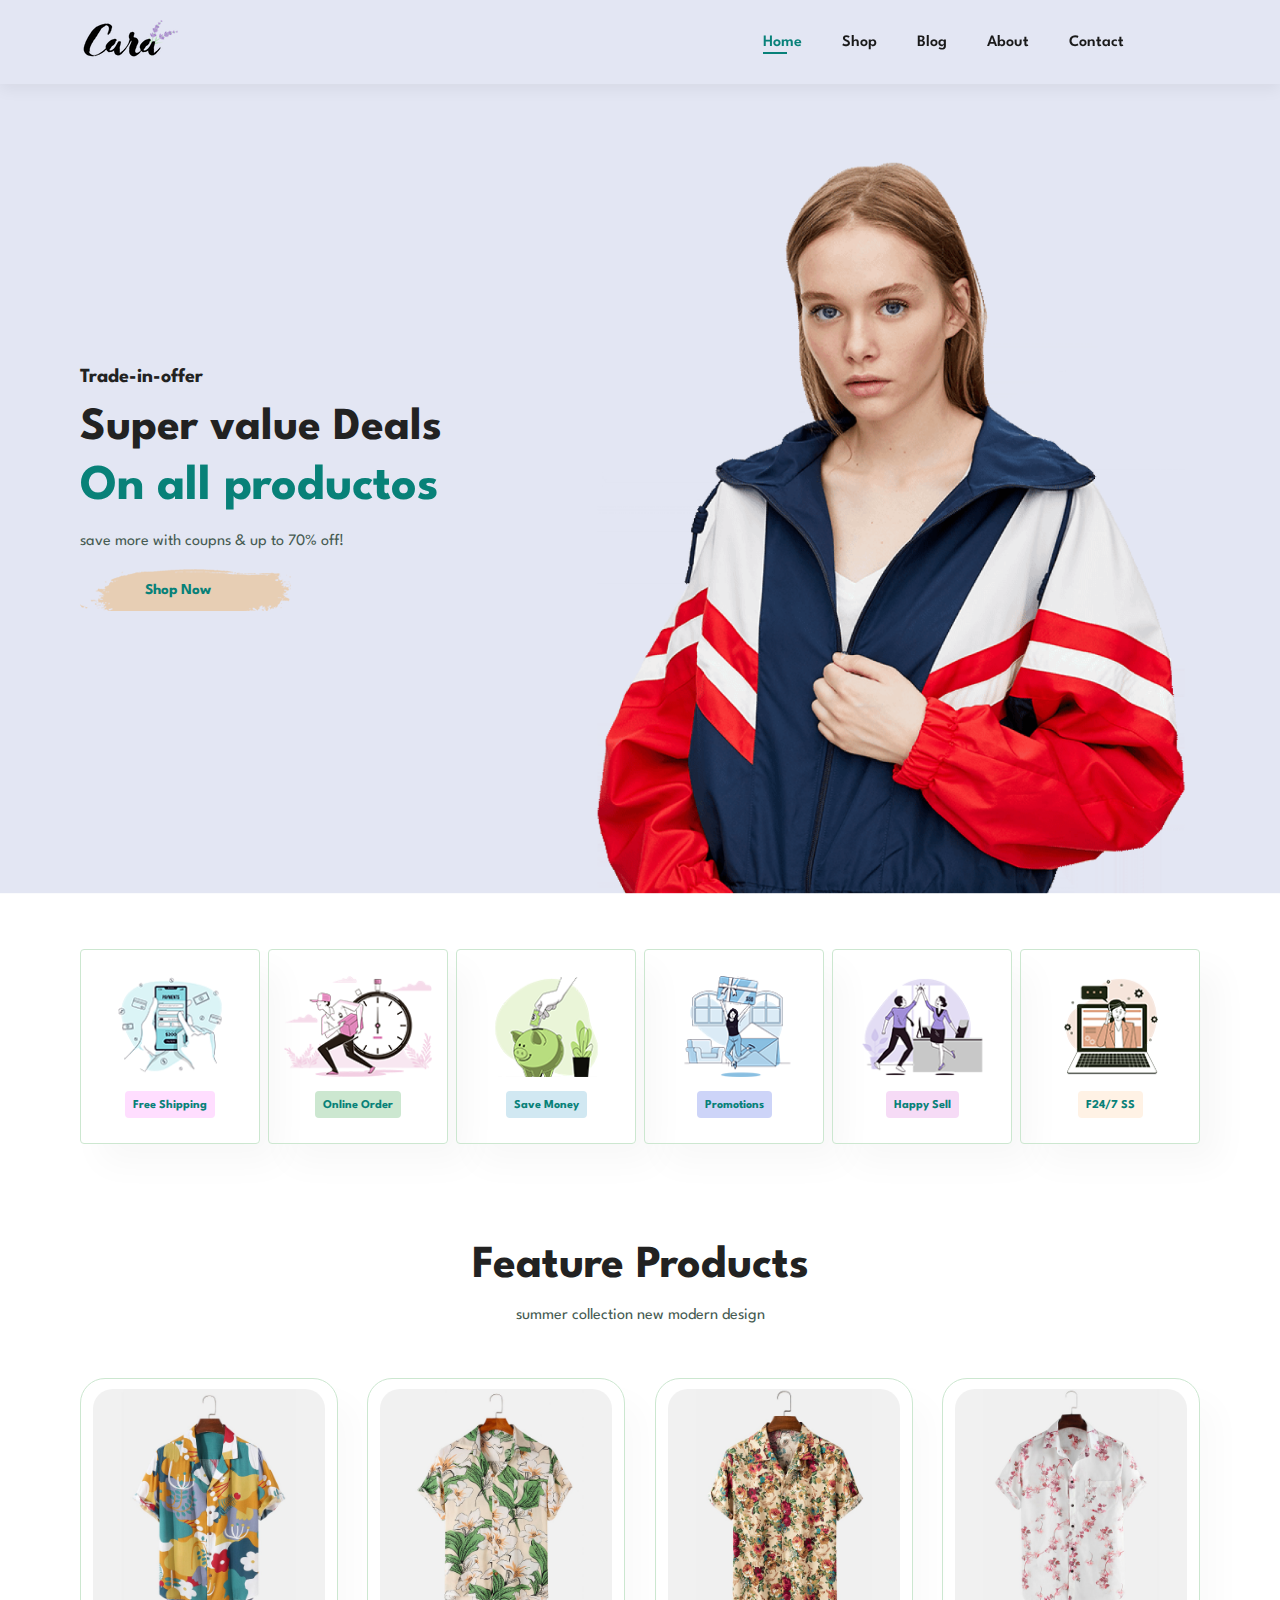
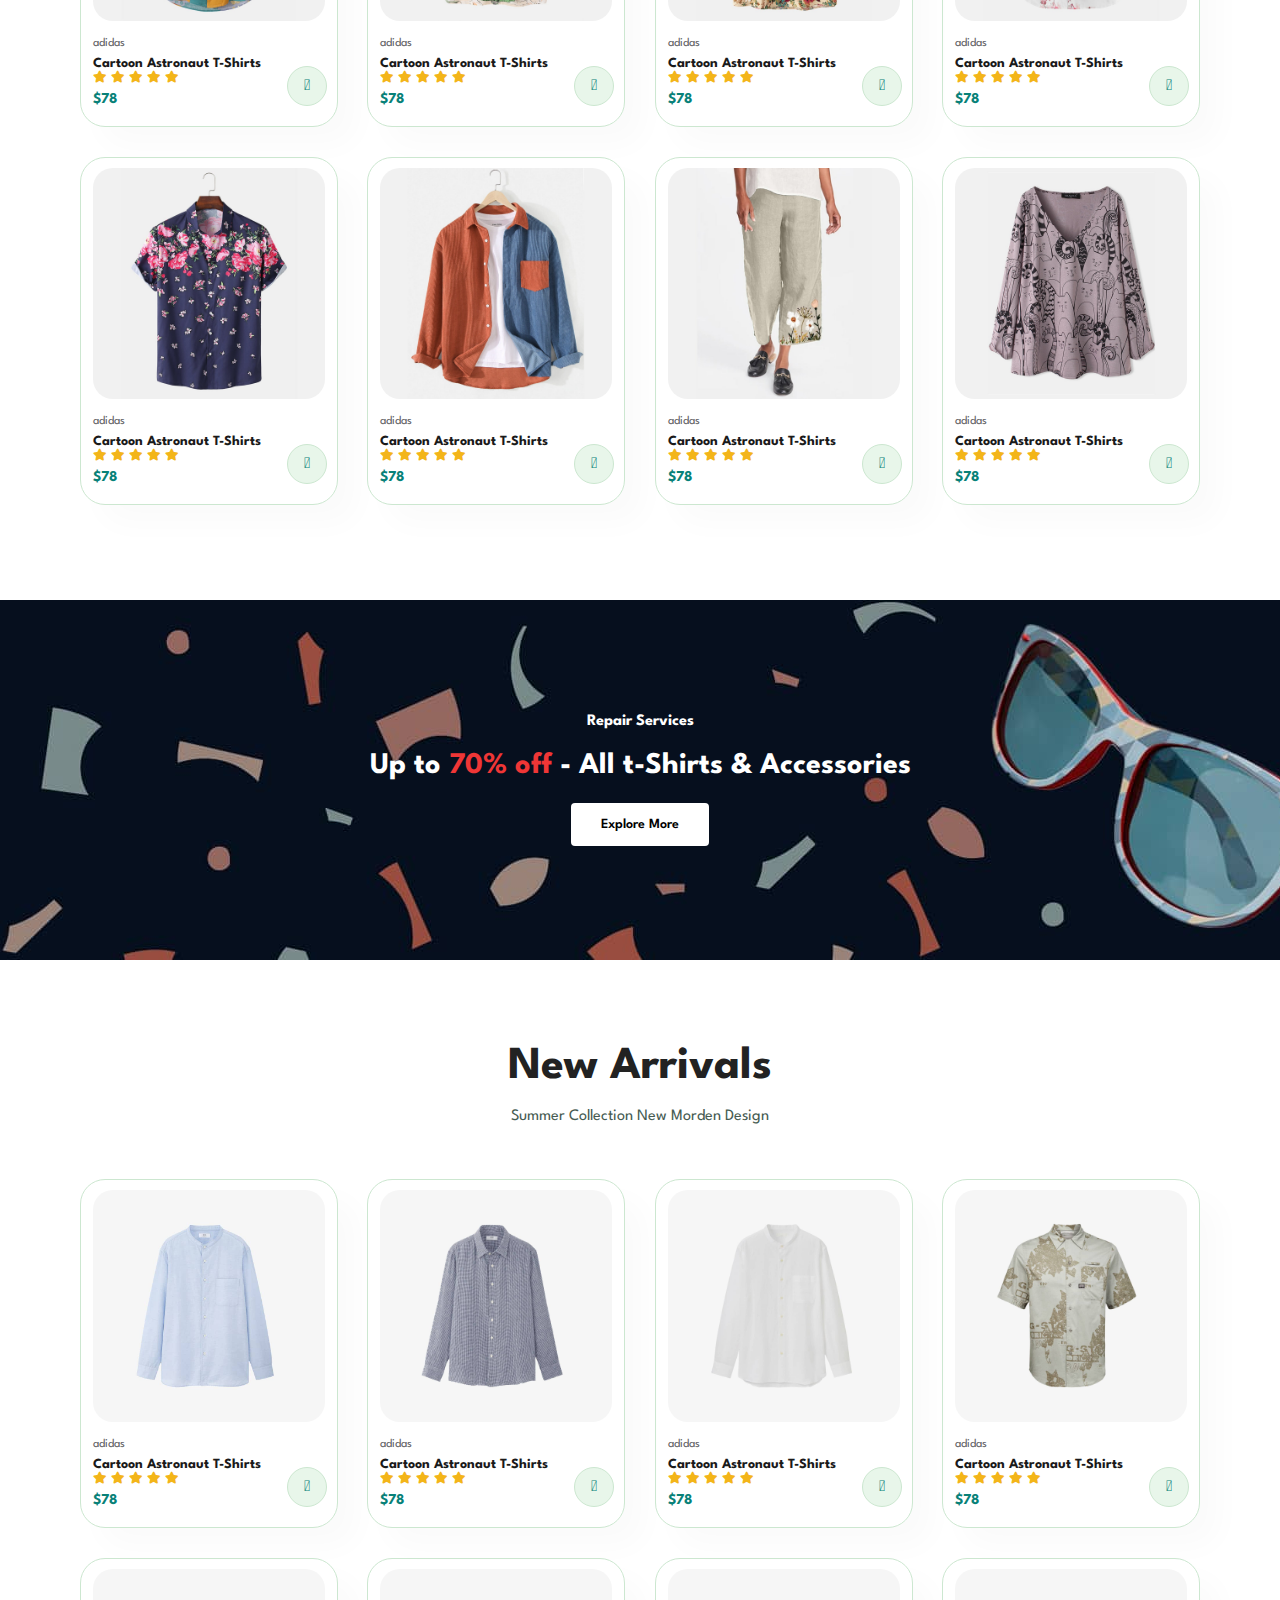
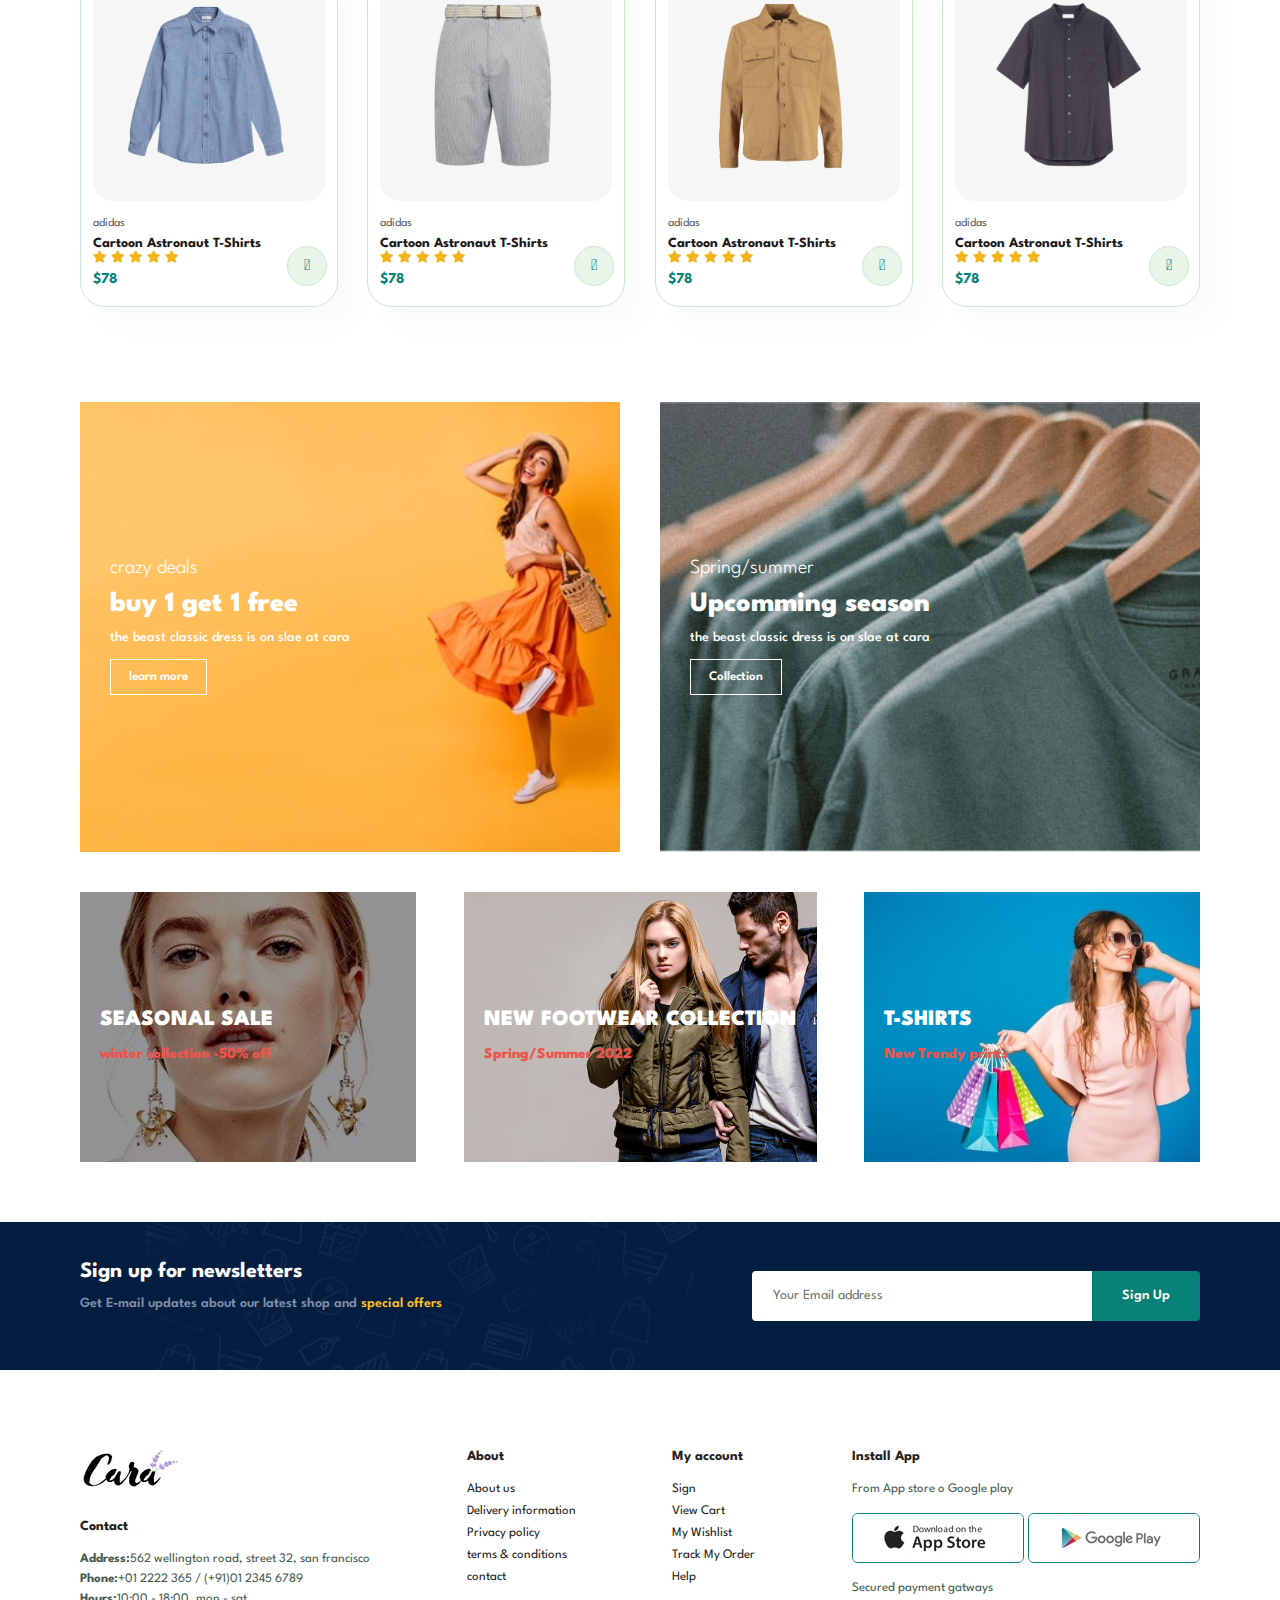
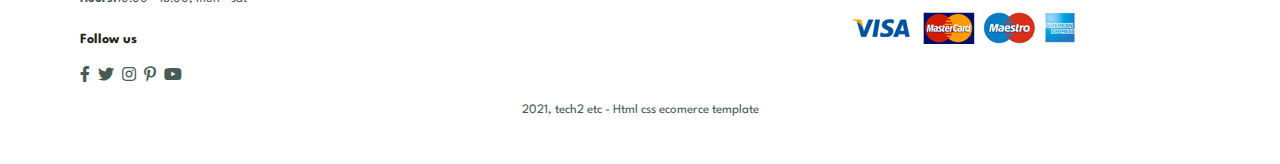
<file: index.html>
<!DOCTYPE html>
<html lang="en">

    <head>
        <meta charset="UTF-8">
        <meta http-equiv="X-UA-Compatible" content="IE=edge">
        <meta name="viewport" content="width=device-width, initial-scale=1.0">
        <title>Tech2etc Ecommerce Tutorial</title>
        <link rel="stylesheet" href="https://pro.fontawesome.com/releases/v5.10.0/css/all.css" />

        <link rel="stylesheet" href="style.css">
    </head>

    <body>
        <section class="" id="header">
            <a href="#"><img src="img/logo.png" class="logo" alt=""></a>

            <div>
                <ul id="navbar">
                    <li><a class="active" href="index.html">Home</a></li>
                    <li><a href="shop.html">Shop</a></li>
                    <li><a href="blog.html">Blog</a></li>
                    <li><a href="about.html">About</a></li>
                    <li><a href="contact.html">Contact</a></li>
                    <li id="lg-bag"><a href="cart.html"><i class="far fa-shopping-bag"></i></a></li>
                    <a href="#" id="close"><i class="far fa-times"></i></a>
                </ul>
            </div>
            <div id="mobile">
                <a href="cart.html"><i class="far fa-shopping-bag"></i></a>
                <i id="bar" class="fas fa-outdent"></i>
            </div>
        </section>

        <section id="hero">
            <h4>Trade-in-offer</h4>
            <h2>Super value Deals</h2>
            <h1>On all productos</h1>
            <p>save more with coupns & up to 70% off!</p>
            <button>Shop Now</button>
        </section>

        <section id="feature" class="section-p1">
            <div class="fe-box">
                <img src="img/features/f1.png" alt="">
                <h6>Free Shipping</h6>
            </div>
            <div class="fe-box">
                <img src="img/features/f2.png" alt="">
                <h6>Online Order</h6>
            </div>
            <div class="fe-box">
                <img src="img/features/f3.png" alt="">
                <h6>Save Money</h6>
            </div>
            <div class="fe-box">
                <img src="img/features/f4.png" alt="">
                <h6>Promotions</h6>
            </div>
            <div class="fe-box">
                <img src="img/features/f5.png" alt="">
                <h6>Happy Sell</h6>
            </div>
            <div class="fe-box">
                <img src="img/features/f6.png" alt="">
                <h6>F24/7 SS</h6>
            </div>
            
        </section>

        <section id="product1" class="section-p1">
            <h2>Feature Products</h2>
            <p>summer collection new modern design</p>
            <div class="pro-container">
                <div class="pro">
                    <img src="img/products/f1.jpg" alt="">
                    <div class="des">
                        <span>adidas</span>
                        <h5>Cartoon Astronaut T-Shirts</h5>
                        <div class="star">
                            <i class="fas fa-star"></i>
                            <i class="fas fa-star"></i>
                            <i class="fas fa-star"></i>
                            <i class="fas fa-star"></i>
                            <i class="fas fa-star"></i>
                        </div>
                        <h4>$78</h4>
                    </div>
                    <a href="#"><i class="fal fa-shopping-cart cart"></i></a>
                </div>
                <div class="pro">
                    <img src="img/products/f2.jpg" alt="">
                    <div class="des">
                        <span>adidas</span>
                        <h5>Cartoon Astronaut T-Shirts</h5>
                        <div class="star">
                            <i class="fas fa-star"></i>
                            <i class="fas fa-star"></i>
                            <i class="fas fa-star"></i>
                            <i class="fas fa-star"></i>
                            <i class="fas fa-star"></i>
                        </div>
                        <h4>$78</h4>
                    </div>
                    <a href="#"><i class="fal fa-shopping-cart cart"></i></a>
                </div>
                <div class="pro">
                    <img src="img/products/f3.jpg" alt="">
                    <div class="des">
                        <span>adidas</span>
                        <h5>Cartoon Astronaut T-Shirts</h5>
                        <div class="star">
                            <i class="fas fa-star"></i>
                            <i class="fas fa-star"></i>
                            <i class="fas fa-star"></i>
                            <i class="fas fa-star"></i>
                            <i class="fas fa-star"></i>
                        </div>
                        <h4>$78</h4>
                    </div>
                    <a href="#"><i class="fal fa-shopping-cart cart"></i></a>
                </div>
                <div class="pro">
                    <img src="img/products/f4.jpg" alt="">
                    <div class="des">
                        <span>adidas</span>
                        <h5>Cartoon Astronaut T-Shirts</h5>
                        <div class="star">
                            <i class="fas fa-star"></i>
                            <i class="fas fa-star"></i>
                            <i class="fas fa-star"></i>
                            <i class="fas fa-star"></i>
                            <i class="fas fa-star"></i>
                        </div>
                        <h4>$78</h4>
                    </div>
                    <a href="#"><i class="fal fa-shopping-cart cart"></i></a>
                </div>
                <div class="pro">
                    <img src="img/products/f5.jpg" alt="">
                    <div class="des">
                        <span>adidas</span>
                        <h5>Cartoon Astronaut T-Shirts</h5>
                        <div class="star">
                            <i class="fas fa-star"></i>
                            <i class="fas fa-star"></i>
                            <i class="fas fa-star"></i>
                            <i class="fas fa-star"></i>
                            <i class="fas fa-star"></i>
                        </div>
                        <h4>$78</h4>
                    </div>
                    <a href="#"><i class="fal fa-shopping-cart cart"></i></a>
                </div>
                <div class="pro">
                    <img src="img/products/f6.jpg" alt="">
                    <div class="des">
                        <span>adidas</span>
                        <h5>Cartoon Astronaut T-Shirts</h5>
                        <div class="star">
                            <i class="fas fa-star"></i>
                            <i class="fas fa-star"></i>
                            <i class="fas fa-star"></i>
                            <i class="fas fa-star"></i>
                            <i class="fas fa-star"></i>
                        </div>
                        <h4>$78</h4>
                    </div>
                    <a href="#"><i class="fal fa-shopping-cart cart"></i></a>
                </div>
                <div class="pro">
                    <img src="img/products/f7.jpg" alt="">
                    <div class="des">
                        <span>adidas</span>
                        <h5>Cartoon Astronaut T-Shirts</h5>
                        <div class="star">
                            <i class="fas fa-star"></i>
                            <i class="fas fa-star"></i>
                            <i class="fas fa-star"></i>
                            <i class="fas fa-star"></i>
                            <i class="fas fa-star"></i>
                        </div>
                        <h4>$78</h4>
                    </div>
                    <a href="#"><i class="fal fa-shopping-cart cart"></i></a>
                </div>
                <div class="pro">
                    <img src="img/products/f8.jpg" alt="">
                    <div class="des">
                        <span>adidas</span>
                        <h5>Cartoon Astronaut T-Shirts</h5>
                        <div class="star">
                            <i class="fas fa-star"></i>
                            <i class="fas fa-star"></i>
                            <i class="fas fa-star"></i>
                            <i class="fas fa-star"></i>
                            <i class="fas fa-star"></i>
                        </div>
                        <h4>$78</h4>
                    </div>
                    <a href="#"><i class="fal fa-shopping-cart cart"></i></a>
                </div>
            </div>
        </section>
        
        <section id="banner" class="section-m1">
            <h4>Repair Services</h4>
            <h2>Up to <span>70% off</span>  - All t-Shirts & Accessories</h2>
            <button class="normal">Explore More</button>

        </section>

        <section id="product1" class="section-p1">
            <h2>New Arrivals</h2>
            <p>Summer Collection New Morden Design</p>
            <div class="pro-container">
                <div class="pro">
                    <img src="img/products/n1.jpg" alt="">
                    <div class="des">
                        <span>adidas</span>
                        <h5>Cartoon Astronaut T-Shirts</h5>
                        <div class="star">
                            <i class="fas fa-star"></i>
                            <i class="fas fa-star"></i>
                            <i class="fas fa-star"></i>
                            <i class="fas fa-star"></i>
                            <i class="fas fa-star"></i>
                        </div>
                        <h4>$78</h4>
                    </div>
                    <a href="#"><i class="fal fa-shopping-cart cart"></i></a>
                </div>
                <div class="pro">
                    <img src="img/products/n2.jpg" alt="">
                    <div class="des">
                        <span>adidas</span>
                        <h5>Cartoon Astronaut T-Shirts</h5>
                        <div class="star">
                            <i class="fas fa-star"></i>
                            <i class="fas fa-star"></i>
                            <i class="fas fa-star"></i>
                            <i class="fas fa-star"></i>
                            <i class="fas fa-star"></i>
                        </div>
                        <h4>$78</h4>
                    </div>
                    <a href="#"><i class="fal fa-shopping-cart cart"></i></a>
                </div>
                <div class="pro">
                    <img src="img/products/n3.jpg" alt="">
                    <div class="des">
                        <span>adidas</span>
                        <h5>Cartoon Astronaut T-Shirts</h5>
                        <div class="star">
                            <i class="fas fa-star"></i>
                            <i class="fas fa-star"></i>
                            <i class="fas fa-star"></i>
                            <i class="fas fa-star"></i>
                            <i class="fas fa-star"></i>
                        </div>
                        <h4>$78</h4>
                    </div>
                    <a href="#"><i class="fal fa-shopping-cart cart"></i></a>
                </div>
                <div class="pro">
                    <img src="img/products/n4.jpg" alt="">
                    <div class="des">
                        <span>adidas</span>
                        <h5>Cartoon Astronaut T-Shirts</h5>
                        <div class="star">
                            <i class="fas fa-star"></i>
                            <i class="fas fa-star"></i>
                            <i class="fas fa-star"></i>
                            <i class="fas fa-star"></i>
                            <i class="fas fa-star"></i>
                        </div>
                        <h4>$78</h4>
                    </div>
                    <a href="#"><i class="fal fa-shopping-cart cart"></i></a>
                </div>
                <div class="pro">
                    <img src="img/products/n5.jpg" alt="">
                    <div class="des">
                        <span>adidas</span>
                        <h5>Cartoon Astronaut T-Shirts</h5>
                        <div class="star">
                            <i class="fas fa-star"></i>
                            <i class="fas fa-star"></i>
                            <i class="fas fa-star"></i>
                            <i class="fas fa-star"></i>
                            <i class="fas fa-star"></i>
                        </div>
                        <h4>$78</h4>
                    </div>
                    <a href="#"><i class="fal fa-shopping-cart cart"></i></a>
                </div>
                <div class="pro">
                    <img src="img/products/n6.jpg" alt="">
                    <div class="des">
                        <span>adidas</span>
                        <h5>Cartoon Astronaut T-Shirts</h5>
                        <div class="star">
                            <i class="fas fa-star"></i>
                            <i class="fas fa-star"></i>
                            <i class="fas fa-star"></i>
                            <i class="fas fa-star"></i>
                            <i class="fas fa-star"></i>
                        </div>
                        <h4>$78</h4>
                    </div>
                    <a href="#"><i class="fal fa-shopping-cart cart"></i></a>
                </div>
                <div class="pro">
                    <img src="img/products/n7.jpg" alt="">
                    <div class="des">
                        <span>adidas</span>
                        <h5>Cartoon Astronaut T-Shirts</h5>
                        <div class="star">
                            <i class="fas fa-star"></i>
                            <i class="fas fa-star"></i>
                            <i class="fas fa-star"></i>
                            <i class="fas fa-star"></i>
                            <i class="fas fa-star"></i>
                        </div>
                        <h4>$78</h4>
                    </div>
                    <a href="#"><i class="fal fa-shopping-cart cart"></i></a>
                </div>
                <div class="pro">
                    <img src="img/products/n8.jpg" alt="">
                    <div class="des">
                        <span>adidas</span>
                        <h5>Cartoon Astronaut T-Shirts</h5>
                        <div class="star">
                            <i class="fas fa-star"></i>
                            <i class="fas fa-star"></i>
                            <i class="fas fa-star"></i>
                            <i class="fas fa-star"></i>
                            <i class="fas fa-star"></i>
                        </div>
                        <h4>$78</h4>
                    </div>
                    <a href="#"><i class="fal fa-shopping-cart cart"></i></a>
                </div>
            </div>
        </section>

        <section id="sm-banner" class="section-p1">
            <div class="banner-box">
                <h4>crazy deals</h4>
                <h2>buy 1 get 1 free</h2>
                <span>the beast classic dress is on slae at cara</span>
                <button class="white">learn more</button>
            </div>
            <div class="banner-box banner-box2">
                <h4>Spring/summer</h4>
                <h2>Upcomming season</h2>
                <span>the beast classic dress is on slae at cara</span>
                <button class="white">Collection</button>
            </div>
        </section>

        <section id="banner3">
            <div class="banner-box">
                <h2>SEASONAL SALE</h2>
                <h3>winter collection -50% off</h3>
            </div>
            <div class="banner-box banner-box2">
                <h2>NEW FOOTWEAR COLLECTION</h2>
                <h3>Spring/Summer 2022</h3>
            </div>
            <div class="banner-box banner-box3">
                <h2>T-SHIRTS</h2>
                <h3>New Trendy prints</h3>
            </div>
        </section>
        
        <section id="newsletter" class="section-p1 section-m1">
            <div class="newstext">
                <h4>Sign up for newsletters</h4>
                <p>Get E-mail updates about our latest shop and <span>special offers</span></p>
            </div>
            <div class="form">
                <input type="text" placeholder="Your Email address">
                <button class="normal">Sign Up</button>
            </div>
        </section>

        <footer class="section-p1">
            <div class="col">
                <img  class="logo" src="img/logo.png" alt="">
                <h4>Contact</h4>
                <p><strong>Address:</strong>562 wellington road, street 32, san francisco</p>
                <p><strong>Phone:</strong>+01 2222 365 / (+91)01 2345 6789</p>
                <p><strong>Hours:</strong>10:00 - 18:00, mon - sat</p>
                <div class="follow">
                    <h4>Follow us</h4>
                    <div class="icon">
                        <i class="fab fa-facebook-f"></i>
                        <i class="fab fa-twitter"></i>
                        <i class="fab fa-instagram"></i>
                        <i class="fab fa-pinterest-p"></i>
                        <i class="fab fa-youtube"></i>
                    </div>
                </div>
            </div>

            <div class="col">
                <h4>About</h4>
                <a href="#">About us</a>
                <a href="#">Delivery information</a>
                <a href="#">Privacy policy</a>
                <a href="#">terms & conditions</a>
                <a href="#">contact</a>
            </div>    
            <div class="col">
                <h4>My account</h4>
                <a href="#">Sign</a>
                <a href="#">View Cart</a>
                <a href="#">My Wishlist</a>
                <a href="#">Track My Order</a>
                <a href="#">Help</a>
            </div>

            <div class="col install">
                <h4>Install App</h4>
                <p>From App store o Google play</p>
                <div class="row">
                    <img src="img/pay/app.jpg" alt="">
                    <img src="img/pay/play.jpg" alt="">
                </div>
                <p>Secured payment gatways</p>
                <img src="img/pay/pay.png" alt="">
            </div>

            <div class="copyright">
                <p>2021, tech2 etc - Html css ecomerce template</p>
            </div>

        </footer>



        <script src="script.js"></script>
    </body>

</html>
</file>
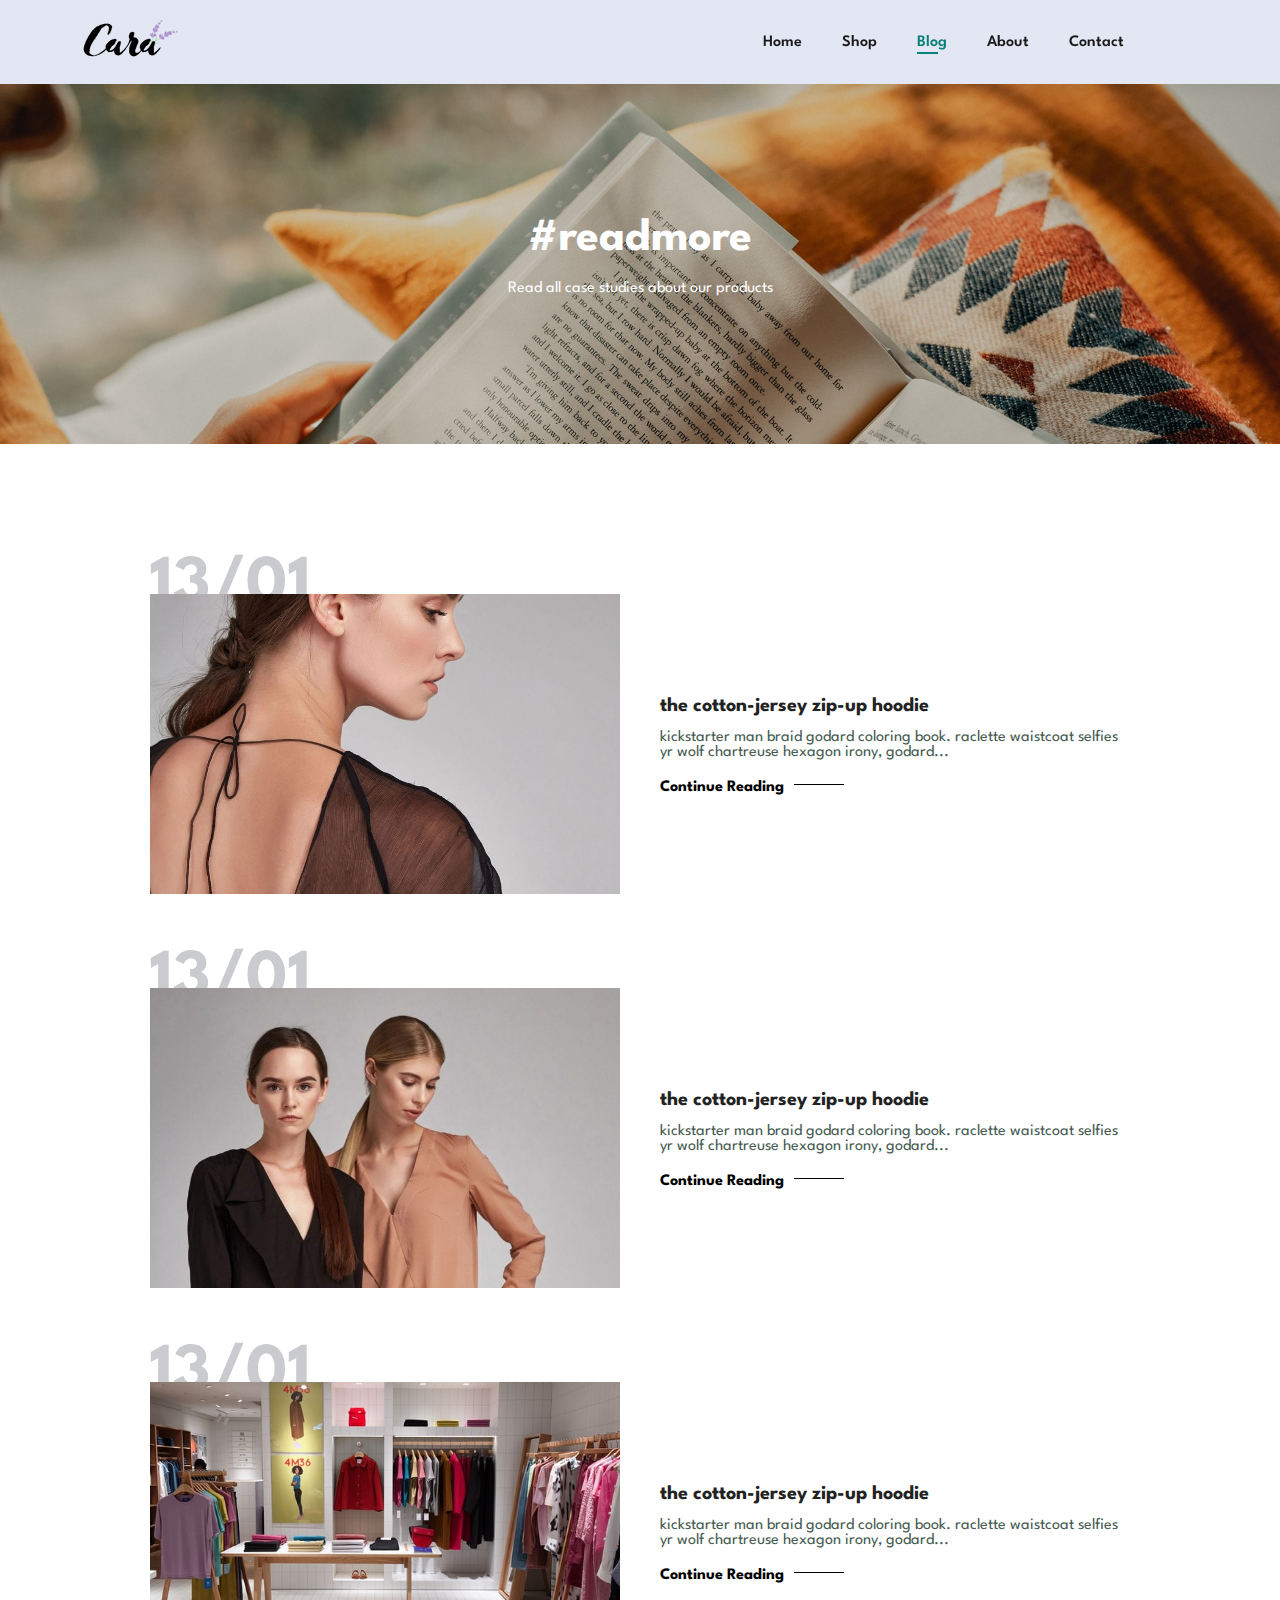
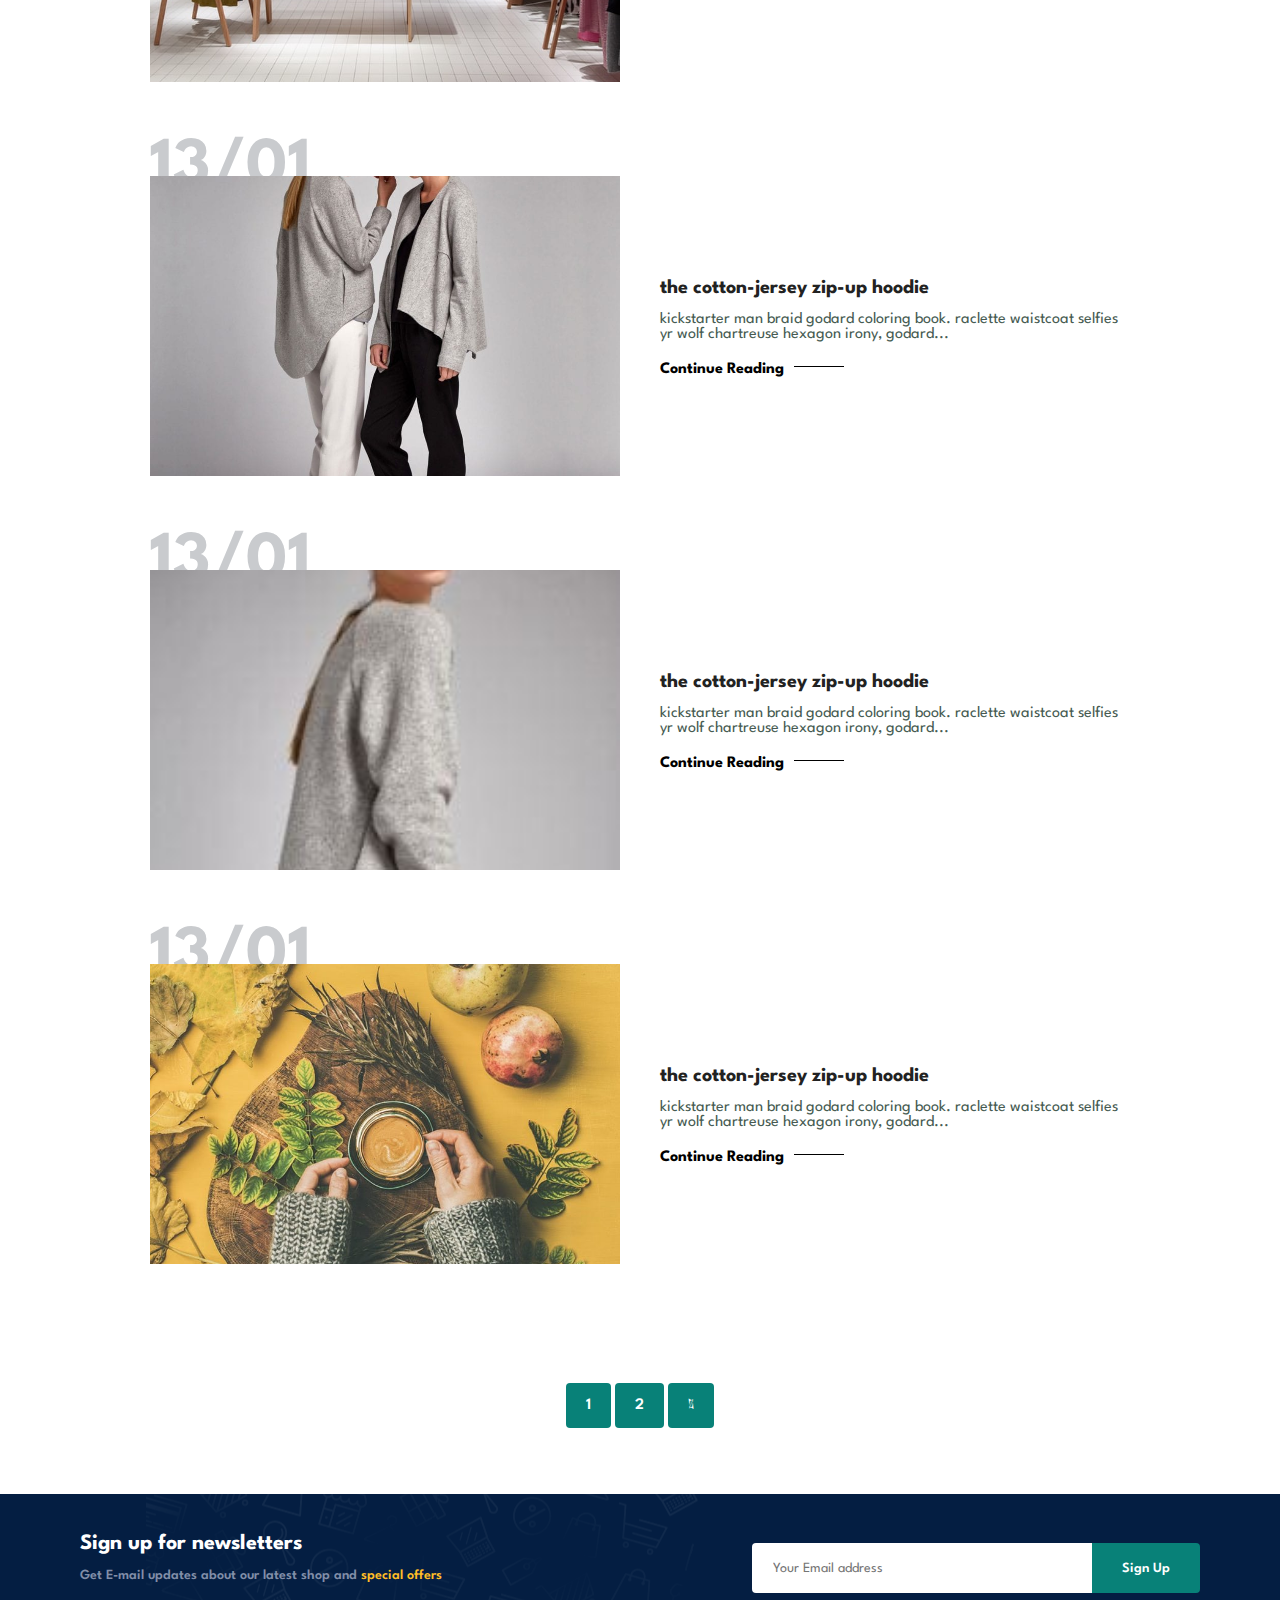
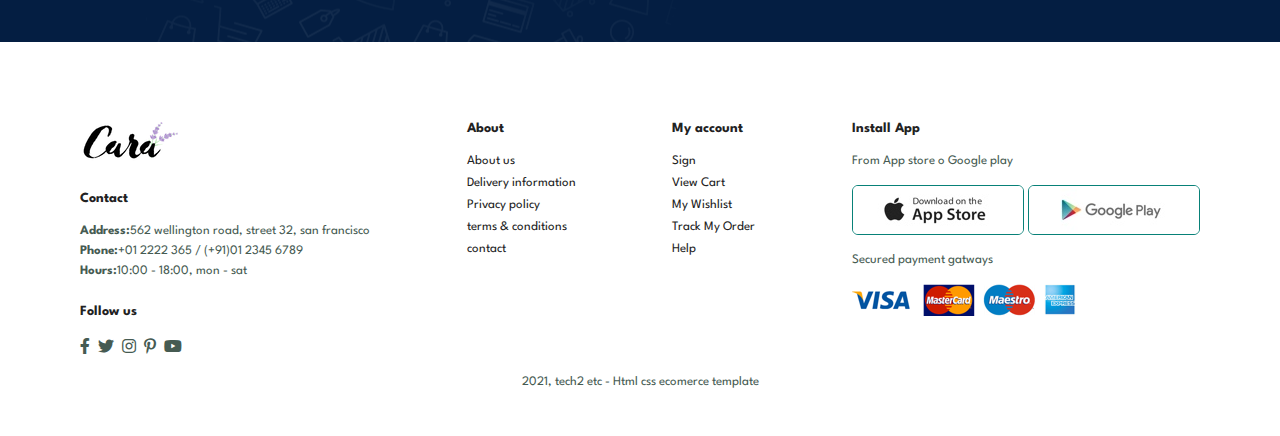
<file: blog.html>
<!DOCTYPE html>
<html lang="en">

    <head>
        <meta charset="UTF-8">
        <meta http-equiv="X-UA-Compatible" content="IE=edge">
        <meta name="viewport" content="width=device-width, initial-scale=1.0">
        <title>Tech2etc Ecommerce Tutorial</title>
        <link rel="stylesheet" href="https://pro.fontawesome.com/releases/v5.10.0/css/all.css" />

        <link rel="stylesheet" href="style.css">
    </head>
    <body>
        <section class="" id="header">
            <a href="#"><img src="img/logo.png" class="logo" alt=""></a>

            <div>
                <ul id="navbar">
                    <li><a  href="index.html">Home</a></li>
                    <li><a  href="shop.html">Shop</a></li>
                    <li><a class="active" href="blog.html">Blog</a></li>
                    <li><a href="about.html">About</a></li>
                    <li><a href="contact.html">Contact</a></li>
                    <li id="lg-bag"><a href="cart.html"><i class="far fa-shopping-bag"></i></a></li>
                    <a href="#" id="close"><i class="far fa-times"></i></a>
                </ul>
            </div>
            <div id="mobile">
                <a href="cart.html"><i class="far fa-shopping-bag"></i></a>
                <i id="bar" class="fas fa-outdent"></i>
            </div>
        </section>

        <section id="page-header" class="blog-header">
            <h2>#readmore</h2>
           
            <p>Read all case studies about our products</p>
            
        </section>


        <section id="blog">
            <div class="blog-box">
                <div class="blog-img">
                    <img src="img/blog/b1.jpg" alt="">
                </div>
                <div class="blog-details">
                    <h4>the cotton-jersey zip-up hoodie</h4>
                    <p>kickstarter man braid godard coloring book. raclette waistcoat selfies yr wolf chartreuse hexagon irony, godard...</p>
                    <a href="#">Continue Reading</a>
                </div>
                <h1>13/01</h1>
            </div>
            <div class="blog-box">
                <div class="blog-img">
                    <img src="img/blog/b2.jpg" alt="">
                </div>
                <div class="blog-details">
                    <h4>the cotton-jersey zip-up hoodie</h4>
                    <p>kickstarter man braid godard coloring book. raclette waistcoat selfies yr wolf chartreuse hexagon irony, godard...</p>
                    <a href="#">Continue Reading</a>
                </div>
                <h1>13/01</h1>
            </div>
            <div class="blog-box">
                <div class="blog-img">
                    <img src="img/blog/b3.jpg" alt="">
                </div>
                <div class="blog-details">
                    <h4>the cotton-jersey zip-up hoodie</h4>
                    <p>kickstarter man braid godard coloring book. raclette waistcoat selfies yr wolf chartreuse hexagon irony, godard...</p>
                    <a href="#">Continue Reading</a>
                </div>
                <h1>13/01</h1>
            </div>
            <div class="blog-box">
                <div class="blog-img">
                    <img src="img/blog/b4.jpg" alt="">
                </div>
                <div class="blog-details">
                    <h4>the cotton-jersey zip-up hoodie</h4>
                    <p>kickstarter man braid godard coloring book. raclette waistcoat selfies yr wolf chartreuse hexagon irony, godard...</p>
                    <a href="#">Continue Reading</a>
                </div>
                <h1>13/01</h1>
            </div>
            <div class="blog-box">
                <div class="blog-img">
                    <img src="img/blog/b5.jpg" alt="">
                </div>
                <div class="blog-details">
                    <h4>the cotton-jersey zip-up hoodie</h4>
                    <p>kickstarter man braid godard coloring book. raclette waistcoat selfies yr wolf chartreuse hexagon irony, godard...</p>
                    <a href="#">Continue Reading</a>
                </div>
                <h1>13/01</h1>
            </div>
            <div class="blog-box">
                <div class="blog-img">
                    <img src="img/blog/b6.jpg" alt="">
                </div>
                <div class="blog-details">
                    <h4>the cotton-jersey zip-up hoodie</h4>
                    <p>kickstarter man braid godard coloring book. raclette waistcoat selfies yr wolf chartreuse hexagon irony, godard...</p>
                    <a href="#">Continue Reading</a>
                </div>
                <h1>13/01</h1>
            </div>






        </section>

        <section id="pagination" class="section-p1">
            <a href="#">1</a>
            <a href="#">2</a>
            <a href=""><i class="fal fa-long-arrow-alt-right"></i></a>
        </section>
  
        <section id="newsletter" class="section-p1 section-m1">
            <div class="newstext">
                <h4>Sign up for newsletters</h4>
                <p>Get E-mail updates about our latest shop and <span>special offers</span></p>
            </div>
            <div class="form">
                <input type="text" placeholder="Your Email address">
                <button class="normal">Sign Up</button>
            </div>
        </section>

        <footer class="section-p1">
            <div class="col">
                <img  class="logo" src="img/logo.png" alt="">
                <h4>Contact</h4>
                <p><strong>Address:</strong>562 wellington road, street 32, san francisco</p>
                <p><strong>Phone:</strong>+01 2222 365 / (+91)01 2345 6789</p>
                <p><strong>Hours:</strong>10:00 - 18:00, mon - sat</p>
                <div class="follow">
                    <h4>Follow us</h4>
                    <div class="icon">
                        <i class="fab fa-facebook-f"></i>
                        <i class="fab fa-twitter"></i>
                        <i class="fab fa-instagram"></i>
                        <i class="fab fa-pinterest-p"></i>
                        <i class="fab fa-youtube"></i>
                    </div>
                </div>
            </div>

            <div class="col">
                <h4>About</h4>
                <a href="#">About us</a>
                <a href="#">Delivery information</a>
                <a href="#">Privacy policy</a>
                <a href="#">terms & conditions</a>
                <a href="#">contact</a>
            </div>    
            <div class="col">
                <h4>My account</h4>
                <a href="#">Sign</a>
                <a href="#">View Cart</a>
                <a href="#">My Wishlist</a>
                <a href="#">Track My Order</a>
                <a href="#">Help</a>
            </div>

            <div class="col install">
                <h4>Install App</h4>
                <p>From App store o Google play</p>
                <div class="row">
                    <img src="img/pay/app.jpg" alt="">
                    <img src="img/pay/play.jpg" alt="">
                </div>
                <p>Secured payment gatways</p>
                <img src="img/pay/pay.png" alt="">
            </div>

            <div class="copyright">
                <p>2021, tech2 etc - Html css ecomerce template</p>
            </div>

        </footer>

        <script src="script.js"></script>
    </body>

</html>
</file>
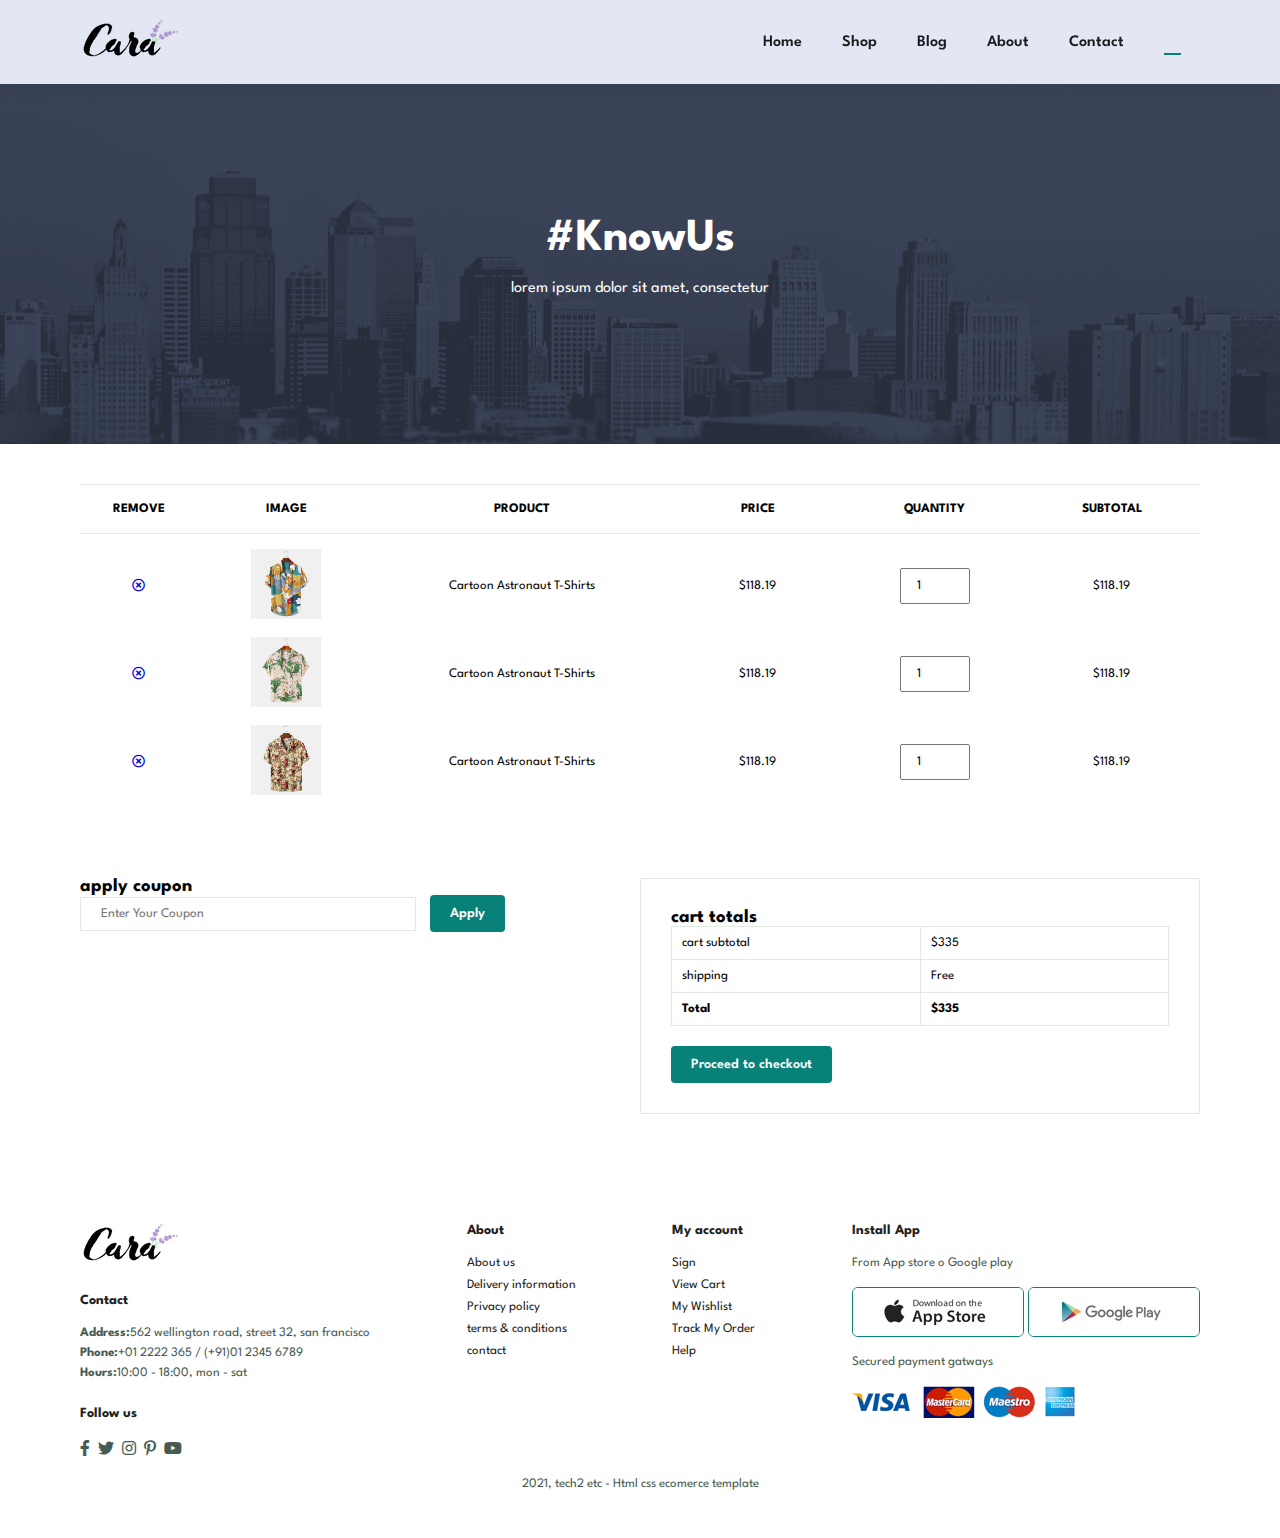
<file: cart.html>
<!DOCTYPE html>
<html lang="en">

    <head>
        <meta charset="UTF-8">
        <meta http-equiv="X-UA-Compatible" content="IE=edge">
        <meta name="viewport" content="width=device-width, initial-scale=1.0">
        <title>Document</title>

        <link rel="stylesheet" href="https://pro.fontawesome.com/releases/v5.10.0/css/all.css" />

        <link rel="stylesheet" href="style.css">
    </head>

    <body>
        <section class="" id="header">
            <a href="#"><img src="img/logo.png" class="logo" alt=""></a>

            <div>
                <ul id="navbar">
                    <li><a  href="index.html">Home</a></li>
                    <li><a  href="shop.html">Shop</a></li>
                    <li><a  href="blog.html">Blog</a></li>
                    <li><a  href="about.html">About</a></li>
                    <li><a  href="contact.html">Contact</a></li>
                    <li id="lg-bag"><a class="active" href="cart.html"><i class="far fa-shopping-bag"></i></a></li>
                    <a href="#" id="close"><i class="far fa-times"></i></a>
                </ul>
            </div>
            <div id="mobile">
                <a href="cart.html"><i class="far fa-shopping-bag"></i></a>
                <i id="bar" class="fas fa-outdent"></i>
            </div>
        </section>

        <section id="page-header" class="about-header">
            <h2>#KnowUs</h2>
           
            <p>lorem ipsum dolor sit amet, consectetur</p>
            
        </section>

        <section id="cart" class="section-p1">
            <table width="100%">
                <thead>
                    <tr>
                        <td>Remove</td>
                        <td>Image</td>
                        <td>Product</td>
                        <td>Price</td>
                        <td>Quantity</td>
                        <td>Subtotal</td>
                    </tr>
                </thead>
                <tbody>
                    <tr>
                        <td><a href="#"><i class="far fa-times-circle"></i></a></td>
                        <td><img src="img/products/f1.jpg" alt=""></td>
                        <td>Cartoon Astronaut T-Shirts</td>
                        <td>$118.19</td>
                        <td><input type="number" value="1"></td>
                        <td>$118.19</td>
                    </tr>
                    <tr>
                        <td><a href="#"><i class="far fa-times-circle"></i></a></td>
                        <td><img src="img/products/f2.jpg" alt=""></td>
                        <td>Cartoon Astronaut T-Shirts</td>
                        <td>$118.19</td>
                        <td><input type="number" value="1"></td>
                        <td>$118.19</td>
                    </tr>
                    <tr>
                        <td><a href="#"><i class="far fa-times-circle"></i></a></td>
                        <td><img src="img/products/f3.jpg" alt=""></td>
                        <td>Cartoon Astronaut T-Shirts</td>
                        <td>$118.19</td>
                        <td><input type="number" value="1"></td>
                        <td>$118.19</td>
                    </tr>
                </tbody>
            </table>
        </section>

        <section id="cart-add" class="section-p1">
            <div id="coupon">
                <h3>apply coupon</h3>
                <div>
                    <input type="text" placeholder="Enter Your Coupon">
                    <button class="normal">Apply</button>
                </div>
            </div>

            <div id="subtotal">
                <h3>cart totals</h3>
                <table>
                    <tr>
                        <td>cart subtotal</td>
                        <td>$335</td>
                    </tr>
                    <tr>
                        <td>shipping</td>
                        <td>Free</td>
                    </tr>
                    <tr>
                        <td><strong>Total</strong></td>
                        <td><strong>$335</strong></td>
                    </tr>
                </table>
                <button class="normal">Proceed to checkout</button>
            </div>


        </section>



        <footer class="section-p1">
            <div class="col">
                <img  class="logo" src="img/logo.png" alt="">
                <h4>Contact</h4>
                <p><strong>Address:</strong>562 wellington road, street 32, san francisco</p>
                <p><strong>Phone:</strong>+01 2222 365 / (+91)01 2345 6789</p>
                <p><strong>Hours:</strong>10:00 - 18:00, mon - sat</p>
                <div class="follow">
                    <h4>Follow us</h4>
                    <div class="icon">
                        <i class="fab fa-facebook-f"></i>
                        <i class="fab fa-twitter"></i>
                        <i class="fab fa-instagram"></i>
                        <i class="fab fa-pinterest-p"></i>
                        <i class="fab fa-youtube"></i>
                    </div>
                </div>
            </div>

            <div class="col">
                <h4>About</h4>
                <a href="#">About us</a>
                <a href="#">Delivery information</a>
                <a href="#">Privacy policy</a>
                <a href="#">terms & conditions</a>
                <a href="#">contact</a>
            </div>    
            <div class="col">
                <h4>My account</h4>
                <a href="#">Sign</a>
                <a href="#">View Cart</a>
                <a href="#">My Wishlist</a>
                <a href="#">Track My Order</a>
                <a href="#">Help</a>
            </div>

            <div class="col install">
                <h4>Install App</h4>
                <p>From App store o Google play</p>
                <div class="row">
                    <img src="img/pay/app.jpg" alt="">
                    <img src="img/pay/play.jpg" alt="">
                </div>
                <p>Secured payment gatways</p>
                <img src="img/pay/pay.png" alt="">
            </div>

            <div class="copyright">
                <p>2021, tech2 etc - Html css ecomerce template</p>
            </div>

        </footer>

        <script src="script.js"></script>
    </body>

</html>
</file>
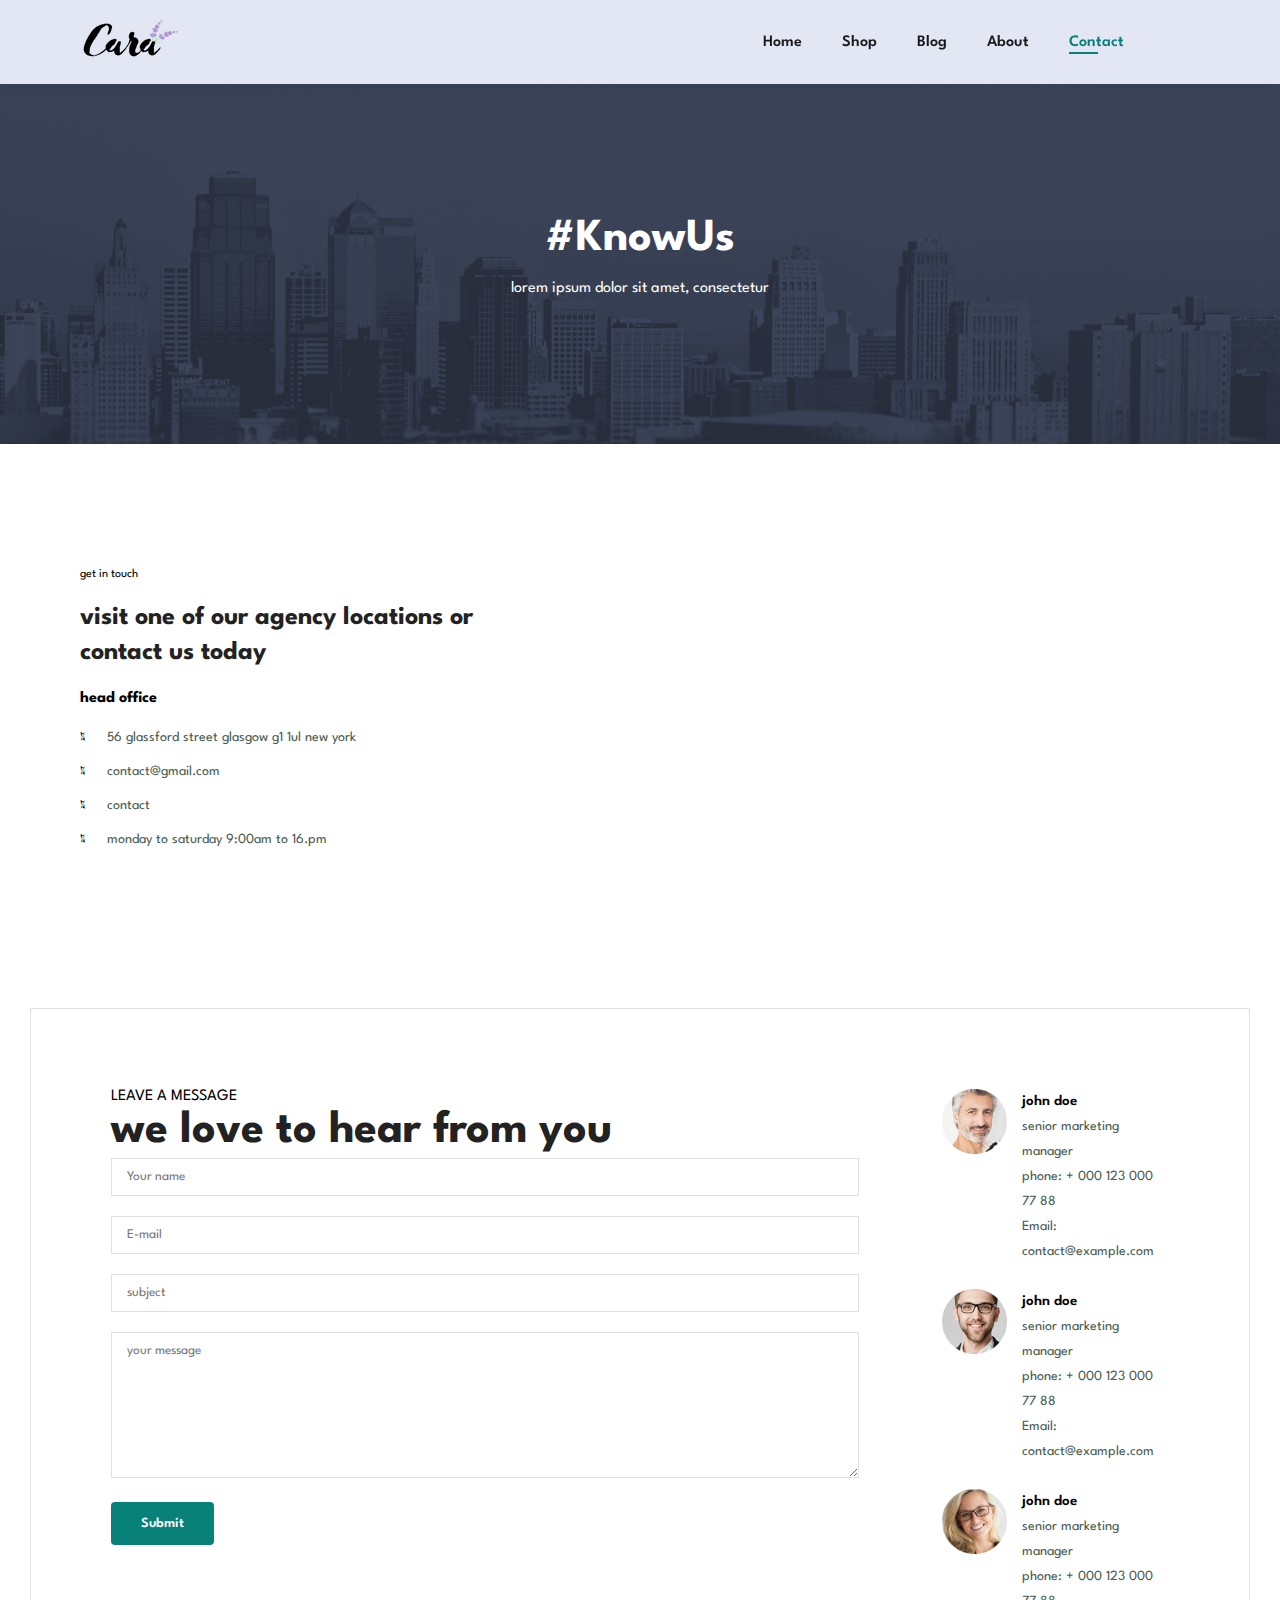
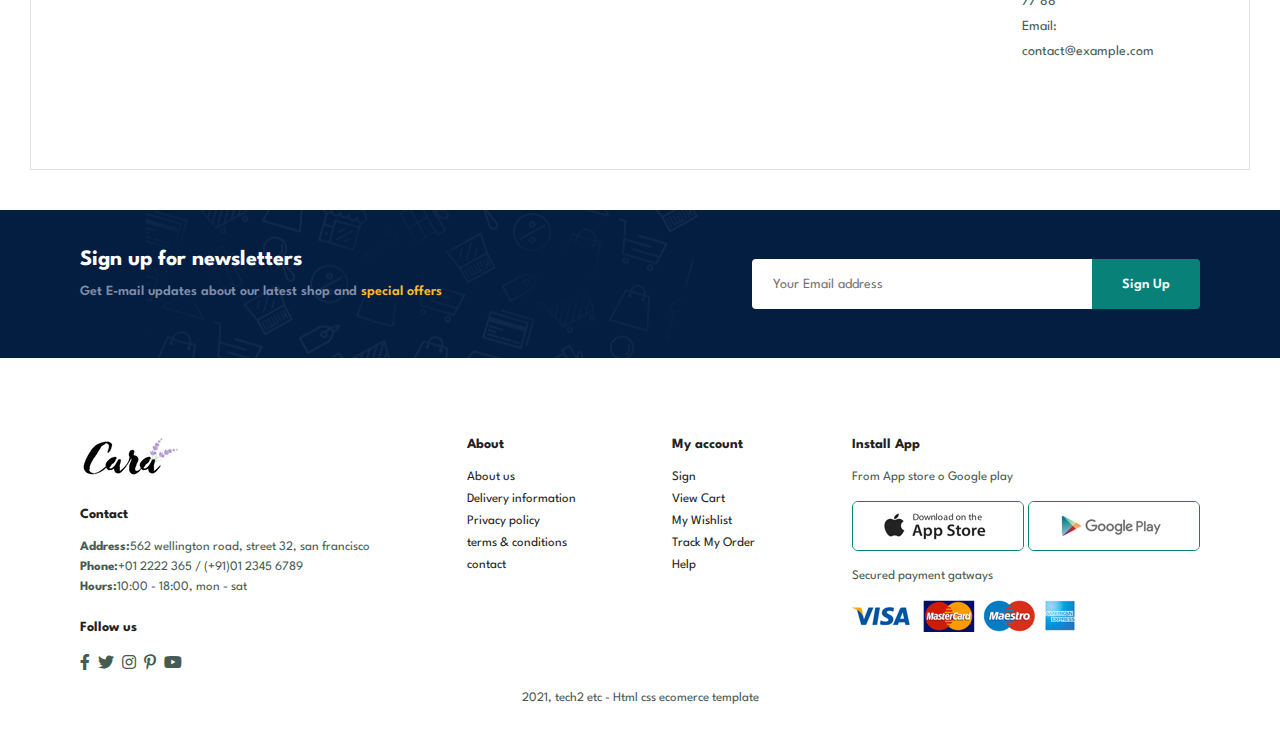
<file: contact.html>
<!DOCTYPE html>
<html lang="en">

    <head>
        <meta charset="UTF-8">
        <meta http-equiv="X-UA-Compatible" content="IE=edge">
        <meta name="viewport" content="width=device-width, initial-scale=1.0">
        <title>Document</title>

        <link rel="stylesheet" href="https://pro.fontawesome.com/releases/v5.10.0/css/all.css" />

        <link rel="stylesheet" href="style.css">
    </head>

    <body>
        <section class="" id="header">
            <a href="#"><img src="img/logo.png" class="logo" alt=""></a>

            <div>
                <ul id="navbar">
                    <li><a  href="index.html">Home</a></li>
                    <li><a  href="shop.html">Shop</a></li>
                    <li><a  href="blog.html">Blog</a></li>
                    <li><a  href="about.html">About</a></li>
                    <li><a class="active" href="contact.html">Contact</a></li>
                    <li id="lg-bag"><a href="cart.html"><i class="far fa-shopping-bag"></i></a></li>
                    <a href="#" id="close"><i class="far fa-times"></i></a>
                </ul>
            </div>
            <div id="mobile">
                <a href="cart.html"><i class="far fa-shopping-bag"></i></a>
                <i id="bar" class="fas fa-outdent"></i>
            </div>
        </section>

        <section id="page-header" class="about-header">
            <h2>#KnowUs</h2>
           
            <p>lorem ipsum dolor sit amet, consectetur</p>
            
        </section>

        <section id="contact-details" class="section-p1">
            <div class="details">
                <span>get in touch</span>
                <h2>visit one of our agency locations or contact us today</h2>
                <h3>head office</h3>
                <div>
                    <li>
                        <i class="fal fa-map"></i>
                        <p>56 glassford street glasgow g1 1ul new york</p>
                    </li>
                    <li>
                        <i class="fal fa-envelope"></i>
                        <p>contact@gmail.com</p>
                    </li>
                    <li>
                        <i class="fal fa-phone-alt"></i>
                        <p>contact</p>
                    </li>
                    <li>
                        <i class="fal fa-clock"></i>
                        <p>monday to saturday 9:00am to 16.pm</p>
                    </li>
                </div>
            </div>
            <div class="map">
                <iframe src="https://www.google.com/maps/embed?pb=!1m18!1m12!1m3!1d9878.816239081012!2d-1.2703029259527454!3d51.756734899934486!2m3!1f0!2f0!3f0!3m2!1i1024!2i768!4f13.1!3m3!1m2!1s0x4876c6a9ef8c485b%3A0xd2ff1883a001afed!2sUniversidad%20de%20Oxford!5e0!3m2!1ses-419!2sar!4v1705797302607!5m2!1ses-419!2sar" width="600" height="450" style="border:0;" allowfullscreen="" loading="lazy" referrerpolicy="no-referrer-when-downgrade"></iframe>
            </div>
        </section>

        <section id="form-details">
            <form action="">
                <span>LEAVE A MESSAGE</span>
                <h2>we love to hear from you</h2>
                <input type="text" placeholder="Your name">
                <input type="text" placeholder="E-mail">
                <input type="text" placeholder="subject">
                <textarea name="" id="" cols="30" rows="10" placeholder="your message"></textarea>
                <button class="normal">Submit</button>
            </form>

            <div class="people">
                <div>
                    <img src="img/people/1.png" alt="">
                    <p><span>john doe</span> senior marketing manager <br> phone: + 000 123 000 77 88 <br>Email: contact@example.com</p>
                </div>
                <div>
                    <img src="img/people/2.png" alt="">
                    <p><span>john doe</span> senior marketing manager <br> phone: + 000 123 000 77 88 <br>Email: contact@example.com</p>
                </div>
                <div>
                    <img src="img/people/3.png" alt="">
                    <p><span>john doe</span> senior marketing manager <br> phone: + 000 123 000 77 88 <br>Email: contact@example.com</p>
                </div>
            </div>


        </section>


        <section id="newsletter" class="section-p1 section-m1">
            <div class="newstext">
                <h4>Sign up for newsletters</h4>
                <p>Get E-mail updates about our latest shop and <span>special offers</span></p>
            </div>
            <div class="form">
                <input type="text" placeholder="Your Email address">
                <button class="normal">Sign Up</button>
            </div>
        </section>


        <footer class="section-p1">
            <div class="col">
                <img  class="logo" src="img/logo.png" alt="">
                <h4>Contact</h4>
                <p><strong>Address:</strong>562 wellington road, street 32, san francisco</p>
                <p><strong>Phone:</strong>+01 2222 365 / (+91)01 2345 6789</p>
                <p><strong>Hours:</strong>10:00 - 18:00, mon - sat</p>
                <div class="follow">
                    <h4>Follow us</h4>
                    <div class="icon">
                        <i class="fab fa-facebook-f"></i>
                        <i class="fab fa-twitter"></i>
                        <i class="fab fa-instagram"></i>
                        <i class="fab fa-pinterest-p"></i>
                        <i class="fab fa-youtube"></i>
                    </div>
                </div>
            </div>

            <div class="col">
                <h4>About</h4>
                <a href="#">About us</a>
                <a href="#">Delivery information</a>
                <a href="#">Privacy policy</a>
                <a href="#">terms & conditions</a>
                <a href="#">contact</a>
            </div>    
            <div class="col">
                <h4>My account</h4>
                <a href="#">Sign</a>
                <a href="#">View Cart</a>
                <a href="#">My Wishlist</a>
                <a href="#">Track My Order</a>
                <a href="#">Help</a>
            </div>

            <div class="col install">
                <h4>Install App</h4>
                <p>From App store o Google play</p>
                <div class="row">
                    <img src="img/pay/app.jpg" alt="">
                    <img src="img/pay/play.jpg" alt="">
                </div>
                <p>Secured payment gatways</p>
                <img src="img/pay/pay.png" alt="">
            </div>

            <div class="copyright">
                <p>2021, tech2 etc - Html css ecomerce template</p>
            </div>

        </footer>

        <script src="script.js"></script>
    </body>

</html>
</file>
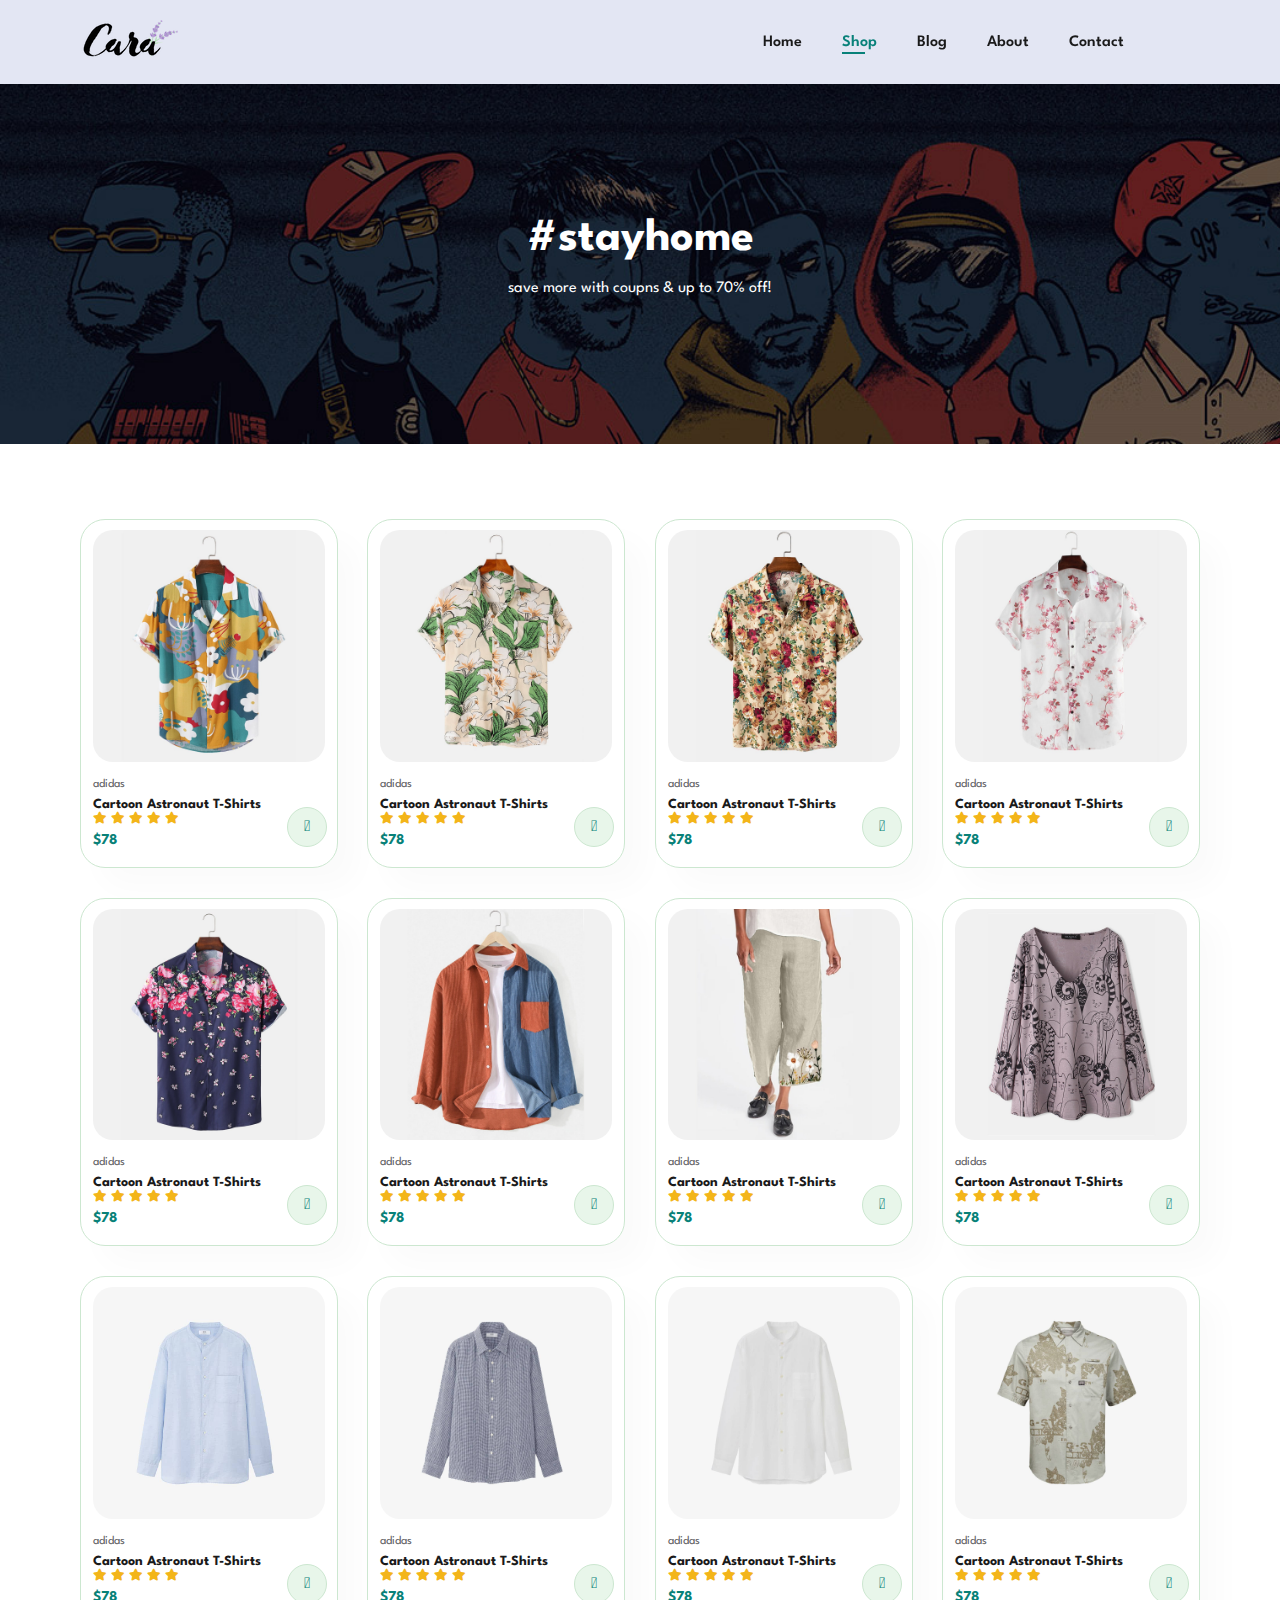
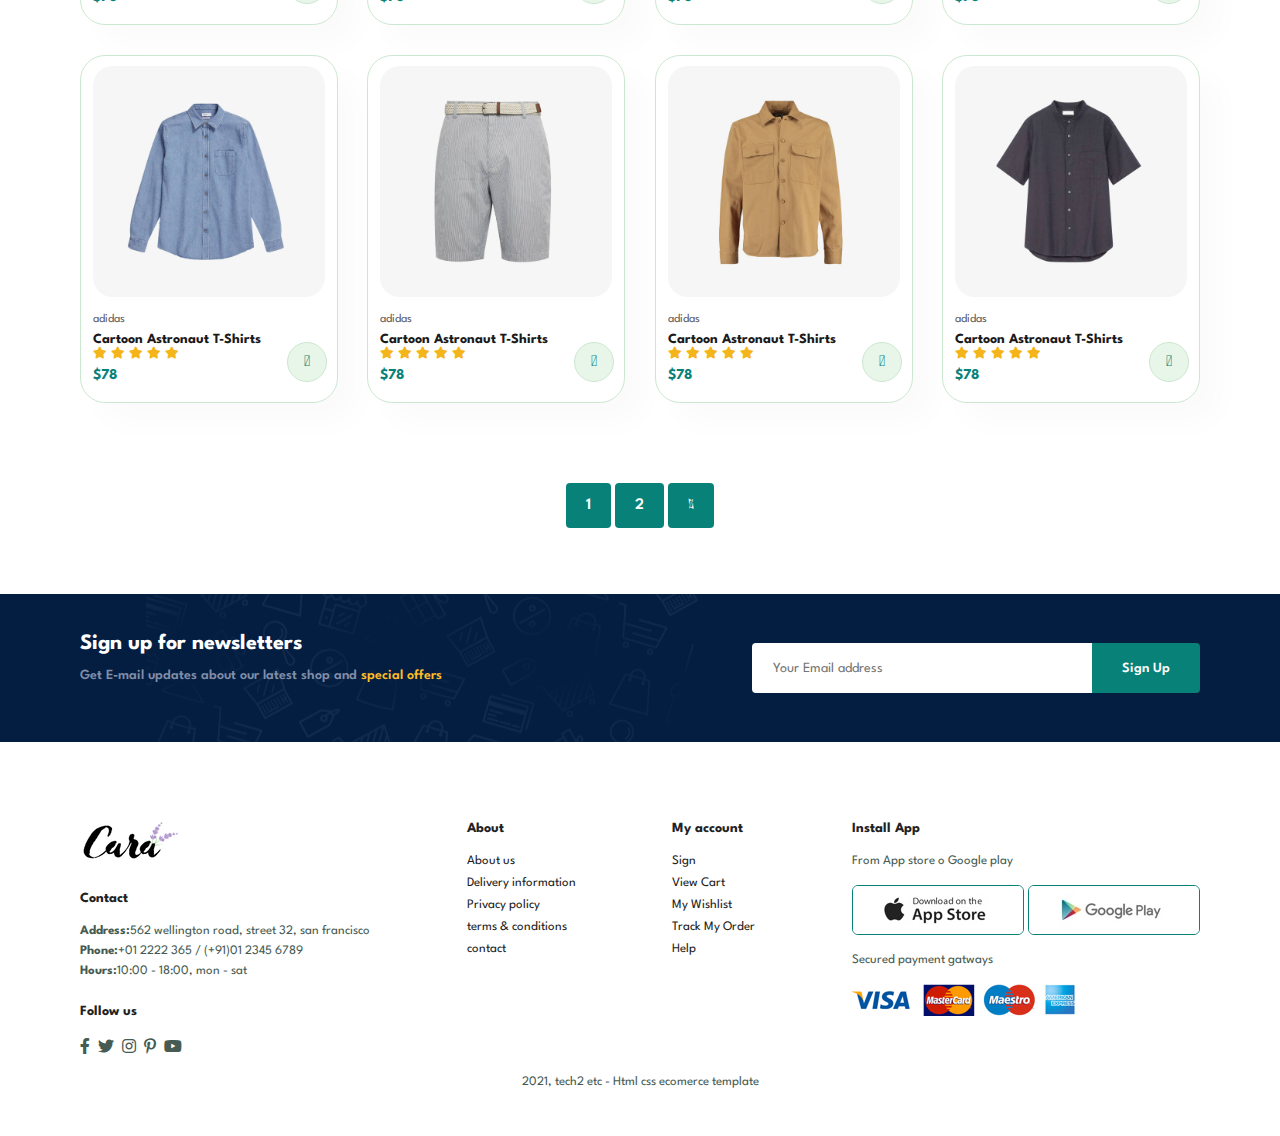
<file: shop.html>
<!DOCTYPE html>
<html lang="en">

    <head>
        <meta charset="UTF-8">
        <meta http-equiv="X-UA-Compatible" content="IE=edge">
        <meta name="viewport" content="width=device-width, initial-scale=1.0">
        <title>Tech2etc Ecommerce Tutorial</title>
        <link rel="stylesheet" href="https://pro.fontawesome.com/releases/v5.10.0/css/all.css" />

        <link rel="stylesheet" href="style.css">
    </head>

    <body>
        <section class="" id="header">
            <a href="#"><img src="img/logo.png" class="logo" alt=""></a>

            <div>
                <ul id="navbar">
                    <li><a  href="index.html">Home</a></li>
                    <li><a class="active" href="shop.html">Shop</a></li>
                    <li><a href="blog.html">Blog</a></li>
                    <li><a href="about.html">About</a></li>
                    <li><a href="contact.html">Contact</a></li>
                    <li id="lg-bag"><a href="cart.html"><i class="far fa-shopping-bag"></i></a></li>
                    <a href="#" id="close"><i class="far fa-times"></i></a>
                </ul>
            </div>
            <div id="mobile">
                <a href="cart.html"><i class="far fa-shopping-bag"></i></a>
                <i id="bar" class="fas fa-outdent"></i>
            </div>
        </section>

        <section id="page-header">
            <h2>#stayhome</h2>
           
            <p>save more with coupns & up to 70% off!</p>
            
        </section>


        <section id="product1" class="section-p1">
            <div class="pro-container">
                <div class="pro" onclick="window.location.href='sproduct.html'">
                    <img src="img/products/f1.jpg" alt="">
                    <div class="des">
                        <span>adidas</span>
                        <h5>Cartoon Astronaut T-Shirts</h5>
                        <div class="star">
                            <i class="fas fa-star"></i>
                            <i class="fas fa-star"></i>
                            <i class="fas fa-star"></i>
                            <i class="fas fa-star"></i>
                            <i class="fas fa-star"></i>
                        </div>
                        <h4>$78</h4>
                    </div>
                    <a href="#"><i class="fal fa-shopping-cart cart"></i></a>
                </div>
                <div class="pro">
                    <img src="img/products/f2.jpg" alt="">
                    <div class="des">
                        <span>adidas</span>
                        <h5>Cartoon Astronaut T-Shirts</h5>
                        <div class="star">
                            <i class="fas fa-star"></i>
                            <i class="fas fa-star"></i>
                            <i class="fas fa-star"></i>
                            <i class="fas fa-star"></i>
                            <i class="fas fa-star"></i>
                        </div>
                        <h4>$78</h4>
                    </div>
                    <a href="#"><i class="fal fa-shopping-cart cart"></i></a>
                </div>
                <div class="pro">
                    <img src="img/products/f3.jpg" alt="">
                    <div class="des">
                        <span>adidas</span>
                        <h5>Cartoon Astronaut T-Shirts</h5>
                        <div class="star">
                            <i class="fas fa-star"></i>
                            <i class="fas fa-star"></i>
                            <i class="fas fa-star"></i>
                            <i class="fas fa-star"></i>
                            <i class="fas fa-star"></i>
                        </div>
                        <h4>$78</h4>
                    </div>
                    <a href="#"><i class="fal fa-shopping-cart cart"></i></a>
                </div>
                <div class="pro">
                    <img src="img/products/f4.jpg" alt="">
                    <div class="des">
                        <span>adidas</span>
                        <h5>Cartoon Astronaut T-Shirts</h5>
                        <div class="star">
                            <i class="fas fa-star"></i>
                            <i class="fas fa-star"></i>
                            <i class="fas fa-star"></i>
                            <i class="fas fa-star"></i>
                            <i class="fas fa-star"></i>
                        </div>
                        <h4>$78</h4>
                    </div>
                    <a href="#"><i class="fal fa-shopping-cart cart"></i></a>
                </div>
                <div class="pro">
                    <img src="img/products/f5.jpg" alt="">
                    <div class="des">
                        <span>adidas</span>
                        <h5>Cartoon Astronaut T-Shirts</h5>
                        <div class="star">
                            <i class="fas fa-star"></i>
                            <i class="fas fa-star"></i>
                            <i class="fas fa-star"></i>
                            <i class="fas fa-star"></i>
                            <i class="fas fa-star"></i>
                        </div>
                        <h4>$78</h4>
                    </div>
                    <a href="#"><i class="fal fa-shopping-cart cart"></i></a>
                </div>
                <div class="pro">
                    <img src="img/products/f6.jpg" alt="">
                    <div class="des">
                        <span>adidas</span>
                        <h5>Cartoon Astronaut T-Shirts</h5>
                        <div class="star">
                            <i class="fas fa-star"></i>
                            <i class="fas fa-star"></i>
                            <i class="fas fa-star"></i>
                            <i class="fas fa-star"></i>
                            <i class="fas fa-star"></i>
                        </div>
                        <h4>$78</h4>
                    </div>
                    <a href="#"><i class="fal fa-shopping-cart cart"></i></a>
                </div>
                <div class="pro">
                    <img src="img/products/f7.jpg" alt="">
                    <div class="des">
                        <span>adidas</span>
                        <h5>Cartoon Astronaut T-Shirts</h5>
                        <div class="star">
                            <i class="fas fa-star"></i>
                            <i class="fas fa-star"></i>
                            <i class="fas fa-star"></i>
                            <i class="fas fa-star"></i>
                            <i class="fas fa-star"></i>
                        </div>
                        <h4>$78</h4>
                    </div>
                    <a href="#"><i class="fal fa-shopping-cart cart"></i></a>
                </div>
                <div class="pro">
                    <img src="img/products/f8.jpg" alt="">
                    <div class="des">
                        <span>adidas</span>
                        <h5>Cartoon Astronaut T-Shirts</h5>
                        <div class="star">
                            <i class="fas fa-star"></i>
                            <i class="fas fa-star"></i>
                            <i class="fas fa-star"></i>
                            <i class="fas fa-star"></i>
                            <i class="fas fa-star"></i>
                        </div>
                        <h4>$78</h4>
                    </div>
                    <a href="#"><i class="fal fa-shopping-cart cart"></i></a>
                </div>
            
                <div class="pro">
                    <img src="img/products/n1.jpg" alt="">
                    <div class="des">
                        <span>adidas</span>
                        <h5>Cartoon Astronaut T-Shirts</h5>
                        <div class="star">
                            <i class="fas fa-star"></i>
                            <i class="fas fa-star"></i>
                            <i class="fas fa-star"></i>
                            <i class="fas fa-star"></i>
                            <i class="fas fa-star"></i>
                        </div>
                        <h4>$78</h4>
                    </div>
                    <a href="#"><i class="fal fa-shopping-cart cart"></i></a>
                </div>
                <div class="pro">
                    <img src="img/products/n2.jpg" alt="">
                    <div class="des">
                        <span>adidas</span>
                        <h5>Cartoon Astronaut T-Shirts</h5>
                        <div class="star">
                            <i class="fas fa-star"></i>
                            <i class="fas fa-star"></i>
                            <i class="fas fa-star"></i>
                            <i class="fas fa-star"></i>
                            <i class="fas fa-star"></i>
                        </div>
                        <h4>$78</h4>
                    </div>
                    <a href="#"><i class="fal fa-shopping-cart cart"></i></a>
                </div>
                <div class="pro">
                    <img src="img/products/n3.jpg" alt="">
                    <div class="des">
                        <span>adidas</span>
                        <h5>Cartoon Astronaut T-Shirts</h5>
                        <div class="star">
                            <i class="fas fa-star"></i>
                            <i class="fas fa-star"></i>
                            <i class="fas fa-star"></i>
                            <i class="fas fa-star"></i>
                            <i class="fas fa-star"></i>
                        </div>
                        <h4>$78</h4>
                    </div>
                    <a href="#"><i class="fal fa-shopping-cart cart"></i></a>
                </div>
                <div class="pro">
                    <img src="img/products/n4.jpg" alt="">
                    <div class="des">
                        <span>adidas</span>
                        <h5>Cartoon Astronaut T-Shirts</h5>
                        <div class="star">
                            <i class="fas fa-star"></i>
                            <i class="fas fa-star"></i>
                            <i class="fas fa-star"></i>
                            <i class="fas fa-star"></i>
                            <i class="fas fa-star"></i>
                        </div>
                        <h4>$78</h4>
                    </div>
                    <a href="#"><i class="fal fa-shopping-cart cart"></i></a>
                </div>
                <div class="pro">
                    <img src="img/products/n5.jpg" alt="">
                    <div class="des">
                        <span>adidas</span>
                        <h5>Cartoon Astronaut T-Shirts</h5>
                        <div class="star">
                            <i class="fas fa-star"></i>
                            <i class="fas fa-star"></i>
                            <i class="fas fa-star"></i>
                            <i class="fas fa-star"></i>
                            <i class="fas fa-star"></i>
                        </div>
                        <h4>$78</h4>
                    </div>
                    <a href="#"><i class="fal fa-shopping-cart cart"></i></a>
                </div>
                <div class="pro">
                    <img src="img/products/n6.jpg" alt="">
                    <div class="des">
                        <span>adidas</span>
                        <h5>Cartoon Astronaut T-Shirts</h5>
                        <div class="star">
                            <i class="fas fa-star"></i>
                            <i class="fas fa-star"></i>
                            <i class="fas fa-star"></i>
                            <i class="fas fa-star"></i>
                            <i class="fas fa-star"></i>
                        </div>
                        <h4>$78</h4>
                    </div>
                    <a href="#"><i class="fal fa-shopping-cart cart"></i></a>
                </div>
                <div class="pro">
                    <img src="img/products/n7.jpg" alt="">
                    <div class="des">
                        <span>adidas</span>
                        <h5>Cartoon Astronaut T-Shirts</h5>
                        <div class="star">
                            <i class="fas fa-star"></i>
                            <i class="fas fa-star"></i>
                            <i class="fas fa-star"></i>
                            <i class="fas fa-star"></i>
                            <i class="fas fa-star"></i>
                        </div>
                        <h4>$78</h4>
                    </div>
                    <a href="#"><i class="fal fa-shopping-cart cart"></i></a>
                </div>
                <div class="pro">
                    <img src="img/products/n8.jpg" alt="">
                    <div class="des">
                        <span>adidas</span>
                        <h5>Cartoon Astronaut T-Shirts</h5>
                        <div class="star">
                            <i class="fas fa-star"></i>
                            <i class="fas fa-star"></i>
                            <i class="fas fa-star"></i>
                            <i class="fas fa-star"></i>
                            <i class="fas fa-star"></i>
                        </div>
                        <h4>$78</h4>
                    </div>
                    <a href="#"><i class="fal fa-shopping-cart cart"></i></a>
                </div>
            </div>
        </section>

        <section id="pagination" class="section-p1">
            <a href="#">1</a>
            <a href="#">2</a>
            <a href=""><i class="fal fa-long-arrow-alt-right"></i></a>
        </section>

        
        <section id="newsletter" class="section-p1 section-m1">
            <div class="newstext">
                <h4>Sign up for newsletters</h4>
                <p>Get E-mail updates about our latest shop and <span>special offers</span></p>
            </div>
            <div class="form">
                <input type="text" placeholder="Your Email address">
                <button class="normal">Sign Up</button>
            </div>
        </section>

        <footer class="section-p1">
            <div class="col">
                <img  class="logo" src="img/logo.png" alt="">
                <h4>Contact</h4>
                <p><strong>Address:</strong>562 wellington road, street 32, san francisco</p>
                <p><strong>Phone:</strong>+01 2222 365 / (+91)01 2345 6789</p>
                <p><strong>Hours:</strong>10:00 - 18:00, mon - sat</p>
                <div class="follow">
                    <h4>Follow us</h4>
                    <div class="icon">
                        <i class="fab fa-facebook-f"></i>
                        <i class="fab fa-twitter"></i>
                        <i class="fab fa-instagram"></i>
                        <i class="fab fa-pinterest-p"></i>
                        <i class="fab fa-youtube"></i>
                    </div>
                </div>
            </div>

            <div class="col">
                <h4>About</h4>
                <a href="#">About us</a>
                <a href="#">Delivery information</a>
                <a href="#">Privacy policy</a>
                <a href="#">terms & conditions</a>
                <a href="#">contact</a>
            </div>    
            <div class="col">
                <h4>My account</h4>
                <a href="#">Sign</a>
                <a href="#">View Cart</a>
                <a href="#">My Wishlist</a>
                <a href="#">Track My Order</a>
                <a href="#">Help</a>
            </div>

            <div class="col install">
                <h4>Install App</h4>
                <p>From App store o Google play</p>
                <div class="row">
                    <img src="img/pay/app.jpg" alt="">
                    <img src="img/pay/play.jpg" alt="">
                </div>
                <p>Secured payment gatways</p>
                <img src="img/pay/pay.png" alt="">
            </div>

            <div class="copyright">
                <p>2021, tech2 etc - Html css ecomerce template</p>
            </div>

        </footer>



        <script src="script.js"></script>
    </body>

</html>
</file>
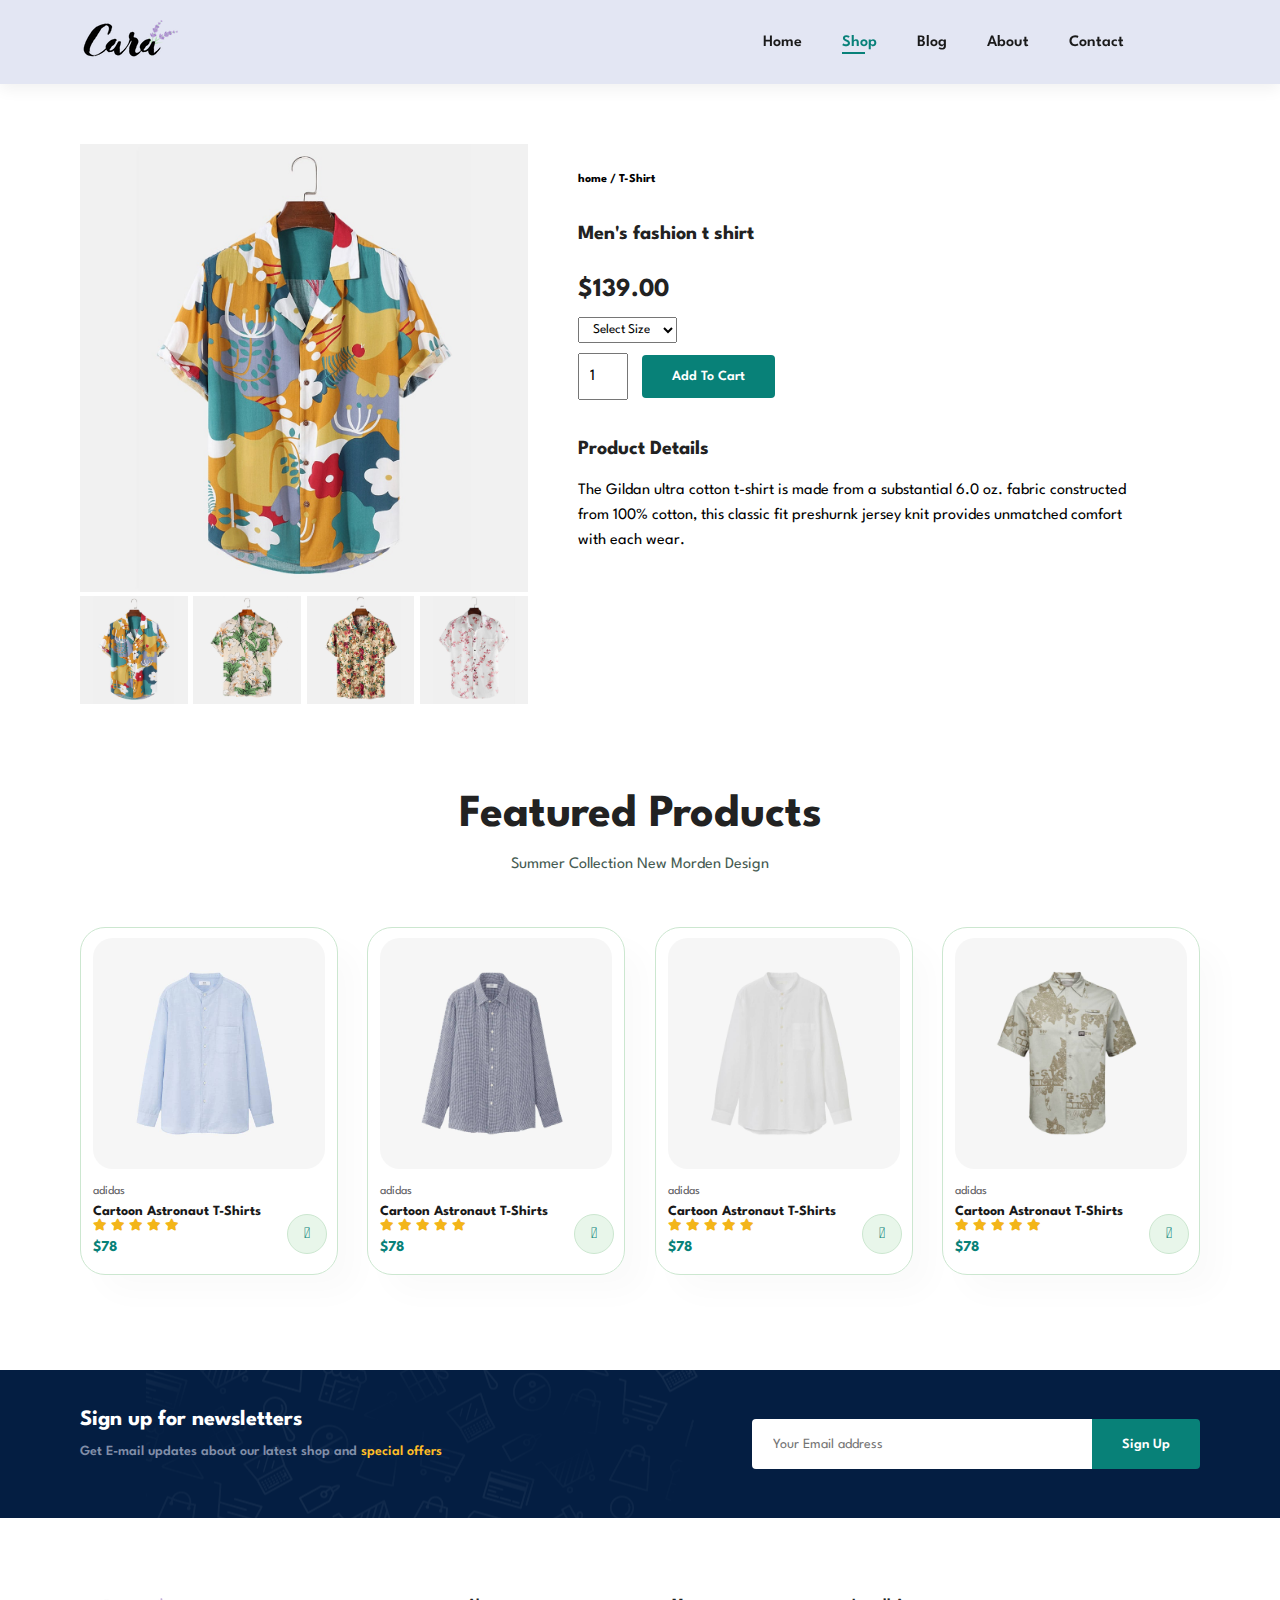
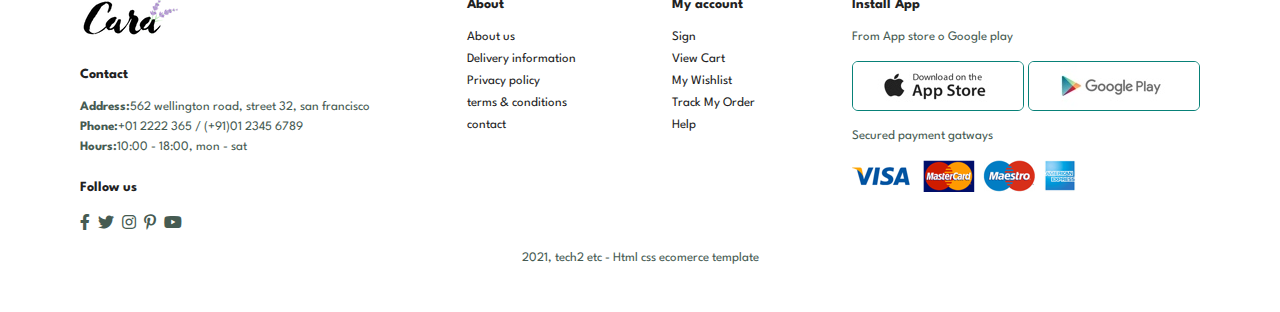
<file: sproduct.html>
<!DOCTYPE html>
<html lang="en">

    <head>
        <meta charset="UTF-8">
        <meta http-equiv="X-UA-Compatible" content="IE=edge">
        <meta name="viewport" content="width=device-width, initial-scale=1.0">
        <title>Tech2etc Ecommerce Tutorial</title>
        <link rel="stylesheet" href="https://pro.fontawesome.com/releases/v5.10.0/css/all.css" />

        <link rel="stylesheet" href="style.css">
    </head>

    <body>
        <section class="" id="header">
            <a href="#"><img src="img/logo.png" class="logo" alt=""></a>

            <div>
                <ul id="navbar">
                    <li><a  href="index.html">Home</a></li>
                    <li><a class="active" href="shop.html">Shop</a></li>
                    <li><a href="blog.html">Blog</a></li>
                    <li><a href="about.html">About</a></li>
                    <li><a href="contact.html">Contact</a></li>
                    <li id="lg-bag"><a href="cart.html"><i class="far fa-shopping-bag"></i></a></li>
                    <a href="#" id="close"><i class="far fa-times"></i></a>
                </ul>
            </div>
            <div id="mobile">
                <a href="cart.html"><i class="far fa-shopping-bag"></i></a>
                <i id="bar" class="fas fa-outdent"></i>
            </div>
        </section>

        <section id="prodetails" class="section-p1">
        <div class="single-pro-image">
                <img src="img/products/f1.jpg" width="100%" id="MainImg" alt="">

                <div class="small-img-group">
                <div class="small-img-col">
                    <img src="img/products/f1.jpg" width="100%" class="small-img" alt="">
                </div>
                <div class="small-img-col">
                    <img src="img/products/f2.jpg" width="100%" class="small-img" alt="">
                </div>
                <div class="small-img-col">
                    <img src="img/products/f3.jpg" width="100%" class="small-img" alt="">
                </div>
                <div class="small-img-col">
                    <img src="img/products/f4.jpg" width="100%" class="small-img" alt="">
                </div>
            </div>
            
        </div>

            <div class="single-pro-details">
                <h6>home / T-Shirt</h6>
                <h4>Men's fashion t shirt</h4>
                <h2>$139.00</h2>
                <select>
                    <option>Select Size</option>
                    <option>XL</option>
                    <option>XXL</option>
                    <option>Small</option>
                    <option>Large</option>
                </select>
                <input type="number" value="1">
                <button class="normal">Add To Cart</button>
                <h4>Product Details</h4>
                <span>The Gildan ultra cotton t-shirt is made from a substantial 6.0 oz. fabric constructed from 100% cotton, this classic fit preshurnk jersey knit provides unmatched comfort with each wear.</span>
            </div>
        
        </section>

        <section id="product1" class="section-p1">
            <h2>Featured Products</h2>
            <p>Summer Collection New Morden Design</p>
            <div class="pro-container">
                <div class="pro">
                    <img src="img/products/n1.jpg" alt="">
                    <div class="des">
                        <span>adidas</span>
                        <h5>Cartoon Astronaut T-Shirts</h5>
                        <div class="star">
                            <i class="fas fa-star"></i>
                            <i class="fas fa-star"></i>
                            <i class="fas fa-star"></i>
                            <i class="fas fa-star"></i>
                            <i class="fas fa-star"></i>
                        </div>
                        <h4>$78</h4>
                    </div>
                    <a href="#"><i class="fal fa-shopping-cart cart"></i></a>
                </div>
                <div class="pro">
                    <img src="img/products/n2.jpg" alt="">
                    <div class="des">
                        <span>adidas</span>
                        <h5>Cartoon Astronaut T-Shirts</h5>
                        <div class="star">
                            <i class="fas fa-star"></i>
                            <i class="fas fa-star"></i>
                            <i class="fas fa-star"></i>
                            <i class="fas fa-star"></i>
                            <i class="fas fa-star"></i>
                        </div>
                        <h4>$78</h4>
                    </div>
                    <a href="#"><i class="fal fa-shopping-cart cart"></i></a>
                </div>
                <div class="pro">
                    <img src="img/products/n3.jpg" alt="">
                    <div class="des">
                        <span>adidas</span>
                        <h5>Cartoon Astronaut T-Shirts</h5>
                        <div class="star">
                            <i class="fas fa-star"></i>
                            <i class="fas fa-star"></i>
                            <i class="fas fa-star"></i>
                            <i class="fas fa-star"></i>
                            <i class="fas fa-star"></i>
                        </div>
                        <h4>$78</h4>
                    </div>
                    <a href="#"><i class="fal fa-shopping-cart cart"></i></a>
                </div>
                <div class="pro">
                    <img src="img/products/n4.jpg" alt="">
                    <div class="des">
                        <span>adidas</span>
                        <h5>Cartoon Astronaut T-Shirts</h5>
                        <div class="star">
                            <i class="fas fa-star"></i>
                            <i class="fas fa-star"></i>
                            <i class="fas fa-star"></i>
                            <i class="fas fa-star"></i>
                            <i class="fas fa-star"></i>
                        </div>
                        <h4>$78</h4>
                    </div>
                    <a href="#"><i class="fal fa-shopping-cart cart"></i></a>
                </div>
                
            </div>
        </section>
        
        <section id="newsletter" class="section-p1 section-m1">
            <div class="newstext">
                <h4>Sign up for newsletters</h4>
                <p>Get E-mail updates about our latest shop and <span>special offers</span></p>
            </div>
            <div class="form">
                <input type="text" placeholder="Your Email address">
                <button class="normal">Sign Up</button>
            </div>
        </section>

        <footer class="section-p1">
            <div class="col">
                <img  class="logo" src="img/logo.png" alt="">
                <h4>Contact</h4>
                <p><strong>Address:</strong>562 wellington road, street 32, san francisco</p>
                <p><strong>Phone:</strong>+01 2222 365 / (+91)01 2345 6789</p>
                <p><strong>Hours:</strong>10:00 - 18:00, mon - sat</p>
                <div class="follow">
                    <h4>Follow us</h4>
                    <div class="icon">
                        <i class="fab fa-facebook-f"></i>
                        <i class="fab fa-twitter"></i>
                        <i class="fab fa-instagram"></i>
                        <i class="fab fa-pinterest-p"></i>
                        <i class="fab fa-youtube"></i>
                    </div>
                </div>
            </div>

            <div class="col">
                <h4>About</h4>
                <a href="#">About us</a>
                <a href="#">Delivery information</a>
                <a href="#">Privacy policy</a>
                <a href="#">terms & conditions</a>
                <a href="#">contact</a>
            </div>    
            <div class="col">
                <h4>My account</h4>
                <a href="#">Sign</a>
                <a href="#">View Cart</a>
                <a href="#">My Wishlist</a>
                <a href="#">Track My Order</a>
                <a href="#">Help</a>
            </div>

            <div class="col install">
                <h4>Install App</h4>
                <p>From App store o Google play</p>
                <div class="row">
                    <img src="img/pay/app.jpg" alt="">
                    <img src="img/pay/play.jpg" alt="">
                </div>
                <p>Secured payment gatways</p>
                <img src="img/pay/pay.png" alt="">
            </div>

            <div class="copyright">
                <p>2021, tech2 etc - Html css ecomerce template</p>
            </div>

        </footer>

        <script>
            var MainImg = document.getElementById('MainImg');
            var smallimg = document.getElementsByClassName('small-img');

            smallimg[0].onclick = function(){
                MainImg.src = smallimg[0].src;
            }
            smallimg[1].onclick = function(){
                MainImg.src = smallimg[1].src;
            }
            smallimg[2].onclick = function(){
                MainImg.src = smallimg[2].src;
            }
            smallimg[3].onclick = function(){
                MainImg.src = smallimg[3].src;
            }

        </script>



        <script src="script.js"></script>
    </body>

</html>
</file>
<file: style.css>
@import url("https://fonts.googleapis.com/css2?family=Spartan:wght@100;200;300;400;500;600;700;800;900&display=swap");
* {
  margin: 0;
  padding: 0;
  box-sizing: border-box;
  font-family: "Spartan", sans-serif;
}

html {
  scroll-behavior: smooth;
}

/* Global Styles */

h1 {
  font-size: 50px;
  line-height: 64px;
  color: #222;
}

h2 {
  font-size: 46px;
  line-height: 54px;
  color: #222;
}

h4 {
  font-size: 20px;
  color: #222;
}

h6 {
  font-weight: 700;
  font-size: 12px;
}

p {
  font-size: 16px;
  color: #465b52;
  margin: 15px 0 20px 0;
}

.section-p1 {
  padding: 40px 80px;
}

.section-m1 {
  margin: 40px 0;
}
button.normal{
  font-size: 14px;
  font-weight: 600;
  padding: 15px 30px;
  color: #000;
  background-color: #fff;
  border-radius: 4px;
  cursor: pointer;
  border: none;
  outline:none;
  transition: .2s;
}

button.white{
  font-size: 13px;
  font-weight: 600;
  padding: 11px 18px;
  color: #fff;
  background-color: transparent;
  cursor: pointer;
  border: 1px solid #fff;
  outline:none;
  transition: .2s;
}


body {
  width: 100%;
}


/* header start */
#header{
  display: flex;
  align-items: center;
  justify-content: space-between;
  padding: 20px 80px;
  background: #E3E6F3;
  box-shadow: 0 5px 15px rgba(0, 0, 0, 0.06);
  z-index: 999;
  position: sticky;
  top:0;
  left: 0;
}

#navbar{
  display: flex;
  align-items: center;
  justify-content: center;
}
#navbar li{
  list-style: none;
  padding: 0 20px;
  position: relative;
}
#navbar li a{
  text-decoration: none;
  font-size: 16px;
  font-weight: 600;
  color: #1a1a1a;
  transition: .3s ease;
}
#navbar li a:hover,
#navbar li a.active {
  color: #088179;
}
#navbar li a.active::after,
#navbar li a:hover::after{
  content: "";
  width: 30%;
  height: 2px;
  background: #088179;
  position: absolute;
  bottom: -4px;
  left: 20px;
}
#mobile{
  display: none;
  align-items: center;

}

#close{
  display: none;
}

/* Home page */
#hero{
  background-image: url(img/hero4.png);
  height: 90vh;
  width: 100%;
  background-size: cover;
  background-position: top 25% right 0;
  padding: 0 80px;
  display: flex;
  flex-direction: column;
  align-items: flex-start;
  justify-content: center;
}
#hero h4{
  padding-bottom: 15px;
}
#hero h1{
  color: #088178;
}
#hero button{
  background-image: url(img/button.png);
  background-color: transparent;
  color: #088178;
  border: 0;
  padding: 14px 80px 14px 65px;
  background-repeat: no-repeat;
  cursor: pointer;
  font-weight: 700;
  font-size: 15px;
}

#feature{
  display: flex;
  align-items: center;
  justify-content: space-between;
  flex-wrap: wrap;
}



.fe-box{
  width: 180px;
  text-align: center;
  padding: 25px 15px;
  box-shadow: 20px 20px 34px rgba(0, 0, 0, 0.03);
  border: 1px solid #cce7d0;
  border-radius: 4px;
  margin: 15px 0;
}
.fe-box:hover{
  box-shadow: 10px 10px 54px rgba(70, 62, 221, 0.1);
}
.fe-box img{
  width: 100%;
  margin-bottom: 10px;
}
.fe-box h6{
  display: inline-block;
  padding: 9px 8px 6px 8px;
  line-height: 1;
  border-radius: 4px;
  color: #088178;
 background-color: #ffdeff;
}

.fe-box:nth-child(2) h6{
  background-color: #cce7d0;
}
.fe-box:nth-child(3) h6{
  background-color: #d1e8f2;
}
.fe-box:nth-child(4) h6{
  background-color: #cdd4f8;
}
.fe-box:nth-child(5) h6{
  background-color: #f6dbf6;
}
.fe-box:nth-child(6) h6{
  background-color: #fff2e5;
}

#product1{
  text-align: center;
}
.pro-container{
  display: flex;
  justify-content: space-between;
  padding-top: 20px;
  flex-wrap: wrap;

}
.pro{
  width: 23%;
  min-width: 250px;
  padding: 10px 12px;
  border: 1px solid #cce7d0;
  border-radius: 25px;
  cursor: pointer;
  box-shadow: 20px 20px 30px rgba(0, 0, 0, 0.02);
  margin: 15px 0;
  transition: .2s ease;
  position: relative;
}
.pro:hover{
  box-shadow: 20px 20px 30px rgba(0, 0, 0, 0.06);
}
.pro img{
  width: 100%;
  border-radius: 20px;
}
.des{
text-align: start;
padding: 10px 0;
}
.des span{
  color: #606063;
  font-size: 12px;
}
.des h5{
  padding-top: 7px;
  color: #1a1a1a;
  font-size: 14px;
}
.des i{
  font-size: 12px;
  color: rgb(243, 181, 25);
}
.des h4{
  padding-top: 7px;
  font-size: 15px;
  font-weight: 700;
  color: #088178;
}
.cart{
  width: 40px;
  height: 40px;
  line-height: 40px;
  border-radius: 50px;
  background-color: #e8f6ea;
  font-weight: 500;
  color: #088178;
  border: 1px solid #cce7d0;
  position: absolute;
  bottom: 20px;
  right: 10px;

}

#banner{
  display: flex;
  flex-direction: column;
  justify-content: center;
  align-items: center;
  text-align: center;
  background-image: url("img/banner/b2.jpg");
  width: 100%;
  height: 40vh;
  background-size: cover;
  background-position: center;
}
#banner h4{
  color: #fff;
  font-size: 16px;
}
#banner h2{
  color: #fff;
  font-size: 30px;
  padding: 10px 0;
}

#banner span{
  color: #ef3636;
}
#banner button:hover{
  background: #088178;
  color: #fff;
}
#sm-banner{
  display: flex;
  justify-content: space-between;
  flex-wrap: wrap;
}

#sm-banner .banner-box{
  display: flex;
  flex-direction: column;
  justify-content: center;
  align-items: flex-start;
  background-image: url("img/banner/b17.jpg");
  min-width: 670px;
  height: 50vh;
  background-size: cover;
  background-position: center;
  padding: 30px;
}
#sm-banner .banner-box2{
  background-image: url("img/banner/b10.jpg");
}
#sm-banner h4{
  color: #fff;
  font-size: 20px;
  font-weight: 300;
}
#sm-banner h2{
  color: #fff;
  font-size: 28px;
  font-weight: 800;
}
#sm-banner span{
  color: #fff;
  font-size: 14px;
  font-weight: 500;
  padding-bottom: 15px;
}

#sm-banner .banner-box:hover button{
  background: #088178;
  border: 1px solid #088178;
}

#banner3{
  display: flex;
  justify-content: space-between;
  flex-wrap: wrap;
  padding: 0 80px;
}

#banner3 .banner-box{
  display: flex;
  flex-direction: column;
  justify-content: center;
  align-items: flex-start;
  background-image: url("img/banner/b7.jpg");
  min-width: 30%;
  height: 30vh;
  background-size: cover;
  background-position: center;
  padding: 20px;
  margin-bottom: 20px;
}
#banner3 .banner-box2{
  background-image: url("img/banner/b4.jpg");
}
#banner3 .banner-box3{
  background-image: url("img/banner/b18.jpg");
}



#banner3 h2{
  color: #fff;
  font-weight: 900;
  font-size: 22px;
}
#banner3 h3{
  color: #ec544e;
  font-weight: 800;
  font-size: 15px;
}


#newsletter{
  display: flex;
  justify-content: space-between;
  flex-wrap: wrap;
  align-items: center;
  background-image: url("img/banner/b14.png");
  background-repeat: no-repeat;
  background-position: 20% 30%;
  background-color: #041e42;
}
#newsletter h4{
  font-size: 22px;
  font-weight: 700;
  color: #fff;
}
#newsletter p{
  font-size: 14px;
  font-weight: 600;
  color: #818ea8;
}
#newsletter p span{
  color: #ffbd27;
}
#newsletter .form{
  display: flex;
  width: 40%;
}
#newsletter input{
  height: 3.125rem;
  padding: 0 1.25rem;
  font-size: 14px;
  width: 100%;
  border: 1px solid transparent;
  border-radius: 4px;
  outline: none;
  border-top-right-radius: 0;
  border-bottom-right-radius: 0;
}
#newsletter button{
  background-color: #088178;
  color: #fff;
  white-space: nowrap;
  border-top-left-radius: 0;
  border-bottom-left-radius: 0;
}
footer{
  display: flex;
  flex-wrap: wrap;
  justify-content: space-between;
}
footer .col{
  display: flex;
  flex-direction: column;
  align-items: flex-start;
  margin-bottom: 20px;
}
footer .logo{
  margin-bottom: 30px;
}
footer h4{
  font-size: 14px;
  padding-bottom: 20px;
}
footer p{
  font-size: 13px;
  margin: 0 0 8px 0;
}
footer a{
  font-size: 13px;
  text-decoration: none;
  color: #222;
  margin-bottom: 10px;
}
footer .follow{
  margin-top: 20px;
}
footer .follow i{
  color: #465b52;
  padding-right: 4px;
  cursor: pointer;
}
footer .install .row img{
  border: 1px solid #088178;
  border-radius: 6px;
}
footer .install img{
  margin: 10px 0 15px 0;

}
footer .follow i:hover,
footer a:hover{
  color: #088178;
}
footer .copyright{
  width: 100%;
  text-align: center;
}


/* shop page  */
#page-header{
  background-image: url(img/banner/b1.jpg);
  width: 100%;
  height: 40vh;
  background-size: cover;
  display: flex;
  justify-content: center;
  text-align: center;
  flex-direction: column;
  padding: 14px ;
}
#page-header h2,
#page-header p{
  color: #fff;
}

#pagination{
  text-align: center;
}
#pagination a{
  text-decoration: none;
  background-color: #088178;
  padding: 15px 20px;
  border-radius: 4px;
  color: #fff;
  font-weight: 600;
}
#pagination a i{
  font-size: 16px;
  font-weight: 600;
}

/* single product */
#prodetails{
  display: flex;
  margin-top: 20px;
}


#prodetails .single-pro-image{
  width: 40%;
  margin-right: 50px;
}
.small-img-group{
  display: flex;
  justify-content: space-between;
}

.small-img-col{
  flex-basis: 24%;
  cursor: pointer;
}

#prodetails .single-pro-details{
  width: 50%;
  padding-top: 30px;
}

#prodetails .single-pro-details h4{
  padding: 40px 0 20px 0;
}
#prodetails .single-pro-details h2{
  font-size: 26px;
}
#prodetails .single-pro-details select{
  display: block;
  padding: 5px 10px;
  margin-bottom: 10px;
}
#prodetails .single-pro-details input{
  width: 50px;
  height: 47px;
  padding-left: 10px;
  font-size: 16px;
  margin-right: 10px;
}
#prodetails .single-pro-details input:focus{
  outline: none;
}
#prodetails .single-pro-details button{
  background: #088178;
  color: #fff;
}
#prodetails .single-pro-details span{
  line-height: 25px;
}




/* blog page  */
#page-header.blog-header{
  background-image: url("img/banner/b19.jpg");
}

#blog{
  padding: 150px 150px 0 150px;
}
#blog .blog-box{
  display: flex;
  align-items: center;
  width: 100%;
  position: relative;
  padding-bottom: 90px;
}
#blog .blog-img{
  width: 50%;
  margin-right: 40px;
}
#blog img{
  width: 100%;
  height: 300px;
  object-fit: cover;
}
#blog .blog-details{
  width: 50%;
}
#blog .blog-details a{
  text-decoration: none;
  font-size: 16px;
  color: #000;
  font-weight: 700;
  position: relative;
  transition: .3s;
}
#blog .blog-details a::after{
  content: '';
  width: 50px;
  height: 1px;
  background-color: #000;
  position: absolute;
  top: 4px;
  right: -60px;
}
#blog .blog-details a:hover{
  color: #088178;
}
#blog .blog-details a:hover::after{
  background-color: #088178;
}
#blog .blog-box h1{
  position: absolute;
  top: -40px;
  left: 0;
  font-size: 70px;
  font-weight: 700;
  color: #c9cbce;
  z-index: -9;
}


/* about page */
#page-header.about-header{
  background-image: url(img/about/banner.png);
}
#about-head {
  display: flex;
  align-items: center;
}

#about-head img{
  width: 50%;
  height: auto;
}
#about-head div{
  padding-left: 40px;
}
#about-app{
  text-align: center;
}
#about-app .video{
  width: 70%;
  height: 100%;
  margin: 30px auto 0 auto;

}
#about-app .video video{
  width: 100%;
  height: 100%;
  border-radius: 20px;
}



/* contact page */

#contact-details{
  display: flex;
  align-items: center;
  justify-content: space-between;
}
#contact-details .details{
  width: 40%;
}
#contact-details .details span,
#from-details form span{
  font-size: 12px;
}
#contact-details .details h2,
#from-details form h2{
  font-size: 26px;
  line-height: 35px;
  padding: 20px 0;
}
#contact-details .details h3{
  font-size: 16px;
  padding-bottom: 15px;
}
#contact-details .details li{
  list-style: none;
  display: flex;
  padding: 10px 0;
}
#contact-details .details li i{
  font-size: 14px;
  padding-right: 22px;
}
#contact-details .details li p{
  margin: 0;
  font-size: 14px;
 
}





#contact.details .map{
  width: 55%;
  height: 400px;
}
#contact.details .map iframe{ 
  width: 100%;
  height: 100%;
}

#form-details{
  display: flex;
  justify-content: space-between;
  margin: 30px;
  padding: 80px;
  border: 1px solid #e1e1e1;
}

#from-details form{
  width: 65%;
  display: flex;
  flex-direction: column;
  align-items: flex-start;
}
#form-details form input,
#form-details form textarea{
  width: 90%;
  padding: 12px 15px;
  outline: none;
  margin-bottom: 20px;
  border: 1px  solid #e1e1e1 ;
  
}
#form-details form button{
  background-color: #088178;
  color: #fff;
}
#form-details .people div{
  padding-bottom: 25px;
  display: flex;
  align-items: flex-start;
}
#form-details .people div img{
  width: 65px;
  height: 65px;
  object-fit: cover;
  margin-right: 15px;
}
#form-details .people div p{
 margin: 0;
 font-size: 14px;
 line-height: 25px;
}
#form-details .people div span{
  display: block;
  font-size: 15px;
  font-weight: 600;
  color: #000;
 }



/* cart page */
#cart{
  overflow: auto;
}

#cart table{
  width: 100%;
  border-collapse: collapse;
  table-layout: fixed;
  white-space: nowrap;

}
#cart table img{
  width: 70px;
}
#cart table td:nth-child(1){
  width: 100px;
  text-align: center;
}
#cart table td:nth-child(2){
  width: 150px;
  text-align: center;
}
#cart table td:nth-child(3){
  width: 250px;
  text-align: center;
}
#cart table td:nth-child(4),
#cart table td:nth-child(5),
#cart table td:nth-child(6){
  width: 150px;
  text-align: center;
}

#cart table td:nth-child(5) input{
  width: 70px;
  padding: 10px 5px 10px 15px;
}

#cart table thead{
  border: 1px solid #e2e9e1;
  border-left: none;
  border-right: none;
}
#cart table thead td{
  font-weight: 700;
  text-transform: uppercase;
  font-size: 13px;
  padding: 18px 0;
}
#cart table tbody tr td{
  padding-top: 15px;
}
#cart table tbody td{
  font-size: 13px;
}
#cart-add{
  display: flex;
  flex-wrap: wrap;
  justify-content: space-between;
}
#coupon{
  width: 50%;
  margin-bottom: 30px;
}
#coupon h3
#subtotal h3{
  padding-bottom: 15px;
}
#coupon input{
  padding: 10px 20px;
  outline: none;
  width: 60%;
  margin-right: 10px;
  border: 1px solid #e2e9e1;
}
#coupon button,
#subtotal button{
  background-color: #088178;
  color: #fff;
  padding: 12px 20px;
}
#subtotal{
  width: 50%;
  margin-bottom: 30px;
  border: 1px solid #e2e9e1;
  padding: 30px;
}
#subtotal table{
  border-collapse: collapse;
  width: 100%;
  margin-bottom: 20px;
}
#subtotal table td{
  width: 50%;
  border: 1px solid #e2e9e1;
  padding: 10px;
  font-size: 13px;
}


/* start media query */



/* start media query */
@media (max-width:850px){
  .section-p1{
    padding: 40px 40px;
  }
  #navbar {
    display: flex;
    flex-direction: column;
    align-items: flex-start;
    justify-content: flex-start;
    position: fixed;
    top: 0;
    right: -300px;
    height: 100vh;
    width: 300px;
    background-color: #E3E6F3;
    box-shadow: 0 40px 60px rgba(0, 0, 0, 0.1);
    padding: 80px 0 0 10px;
    transition: .3s;
  }
  #navbar.active{
    right: 0px;
  }

  #navbar li{
    margin-bottom: 25px;
  }
  #mobile{
    display: flex;
    align-items: center;
  
  }
  #mobile i{
   color: #1a1a1a;
   font-size: 24px;
   padding-left: 20px;
  
  }
  #close{
    display: inline;
    position: absolute;
    top: 30px;
    left: 30px;
    color: #222;
    font-size: 24px;
  }
  #lg-bag{
    display: none;
  }
  #hero{
    height: 70vh;
    padding: 0 80px;
    background-position: top 30% right 30%;
  }
  #feature{
    justify-content: center;
  }
  .fe-box{
    margin: 15px 15px;
  }
  .pro-container {
    justify-content: center;
  }
  .pro {
      margin: 15px;
  }
  #banner {
    height: 20vh;
    
  }
  #sm-banner .banner-box {
    min-width: 100%;
    height: 30vh;
  }
  #banner3{
    padding: 0 40px;
  }
  #banner3 .banner-box {
    width: 28%;
  }
  #newsletter .form {
  width: 70%;
  }

  /* contact page */
  #form-details{
    padding: 40px;
  }
  #form-details form{
    width: 50%;
  }


}


@media (max-width: 477px){
  .section-p1{
    padding: 20px;
  }


  #header {
    padding: 10px 20px;
}
h1{
  font-size: 28px;
}
h2 {
  font-size: 32px;

}

#hero {
  padding: 0 20px;
  background-position: 55%;
 
}
#feature{
  justify-content: space-between;
}
.fe-box {
  width: 155px;
  margin:0 0 15px 0;
}
.pro {
  width: 100%;
}
#banner {
 height: 40vh;
}
#sm-banner .banner-box {
  height: 40vh;

}
#sm-banner .banner-box2 {
  margin-top: 20px;
}
#banner3{
  padding: 0 20px;
}
#banner3 .banner-box{
  width: 100%;
}
#newsletter {
  padding: 40px 20px;
}
#newsletter .form {
  width: 100%;
}
footer .copyright {
  text-align: start;
}

    /* single product */

    #prodetails{
      display: flex;
      flex-direction: column;
    }

    #prodetails .single-pro-image{
      width: 100%;
      margin-right: 0px;
    }
    #prodetails .single-pro-details{
      width: 100%;
    }

    /* blog page */
    #blog{
      padding: 150px 20px 0 20px;
    }
    #blog .blog-box {
      display: flex;
      flex-direction: column;
      align-items: flex-start;
    }
    #blog .blog-img {
      width: 100%;
      margin-right: 0px;
      margin-bottom: 30px;
    }
    #blog .blog-details{
      width: 100%;
    }

    /* about page */

    #about-head{
      flex-direction: column;
    }
    #about-head img{
      width: 100%;
      margin-bottom: 20px;
    }
    #about-head div{
      padding-left: 0px;
    }
    #about-head .video{
      width: 100%;
      height: 100%;
      margin: 30px auto 0 auto;


    }

    /* contact page */

    #contact-details{
      flex-direction: column;
    }
    #contact-details .details{
      width: 100%;
      margin-bottom: 30px;
    }
    #contact-details .map{
      width: 100%;
    }
    #form-details{
      margin: 10px;
      padding: 30px 10px;
      flex-wrap: wrap;
    }
    #form-details form{
      width: 100%;
      margin-bottom: 30px;
    }
    

    /* cart page */
    #cart-add{
      flex-direction: column;
    }
    #coupon{
      width: 100%;
    }
    #subtotal{
      width: 100%;
      padding: 20px;
    }
}

@media (max-width: 850px){
  #sm-banner {
    display: flow-root;
}
}
@media (max-width: 1499px){
  #sm-banner .banner-box{
    min-width: 540px;
  }
}


@media (min-width: 1500px){
#sm-banner .banner-box{
  min-width: 49%;
}
}
</file>
